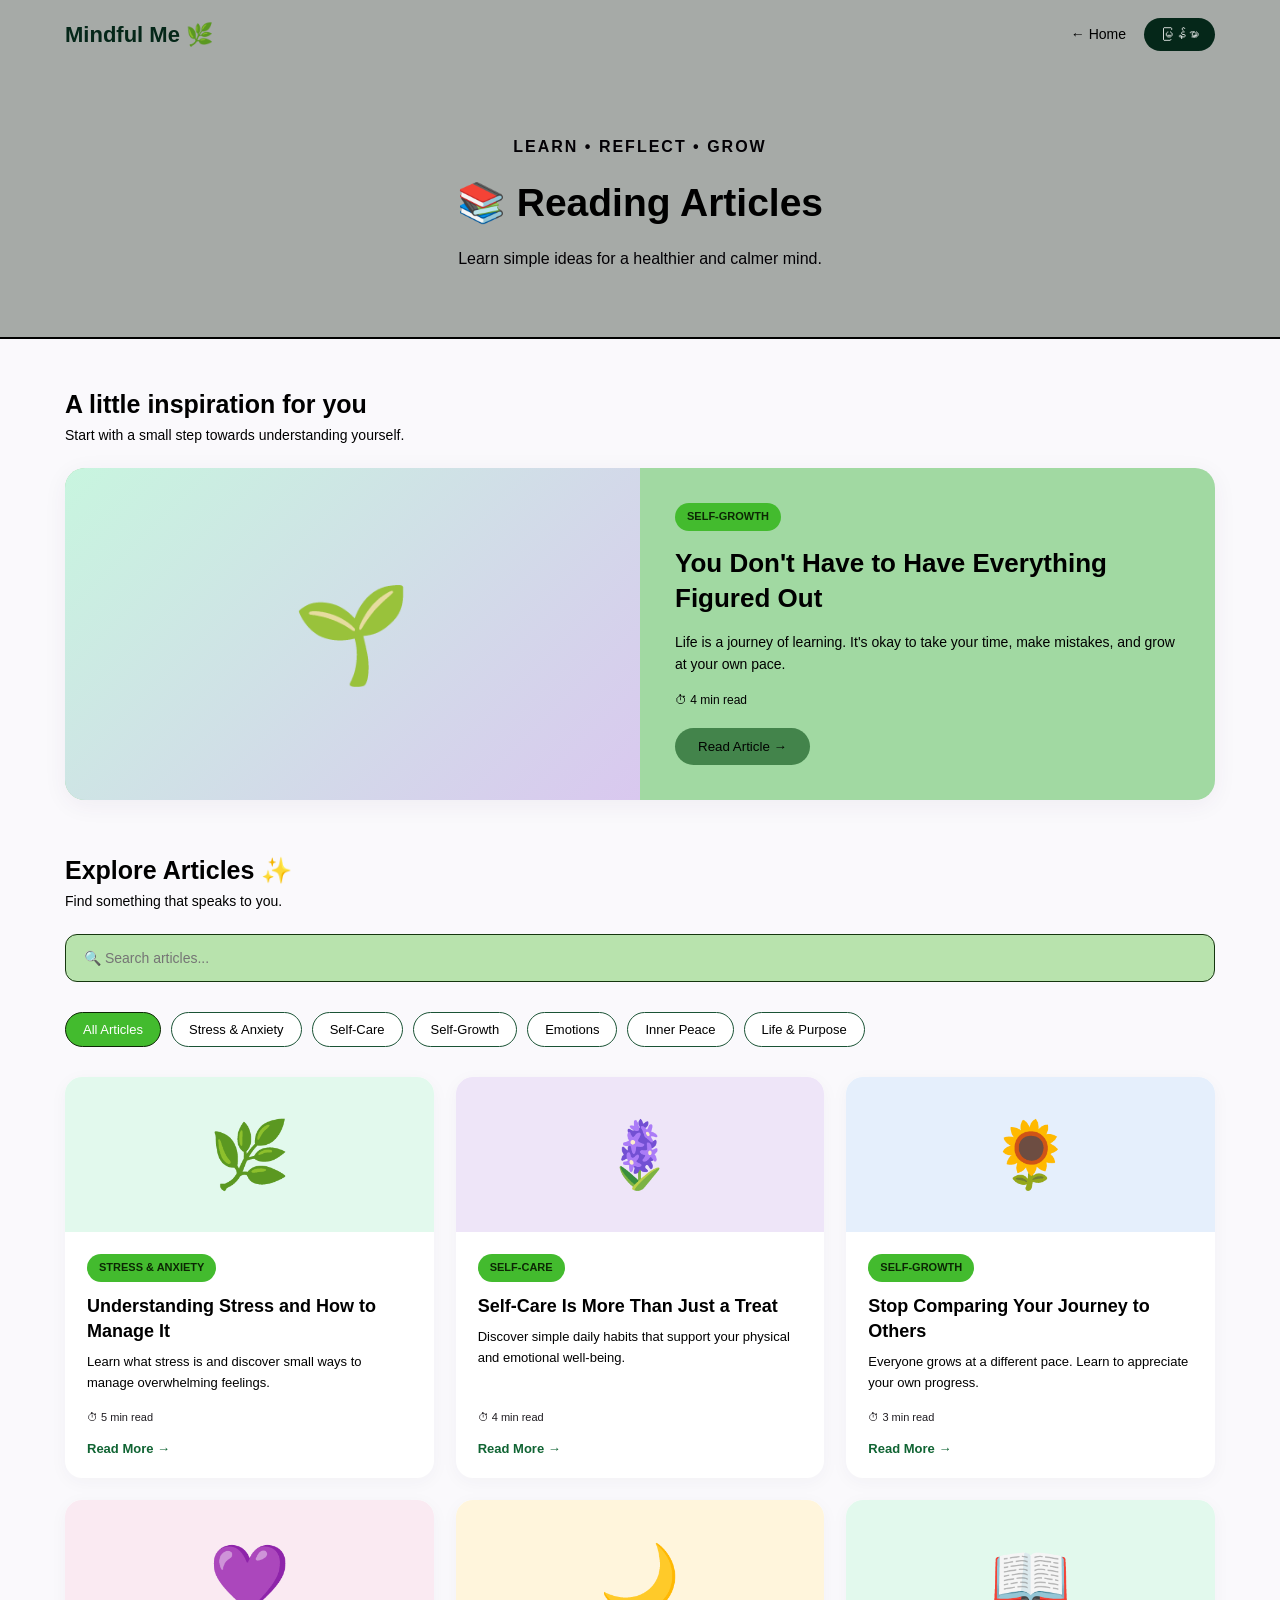
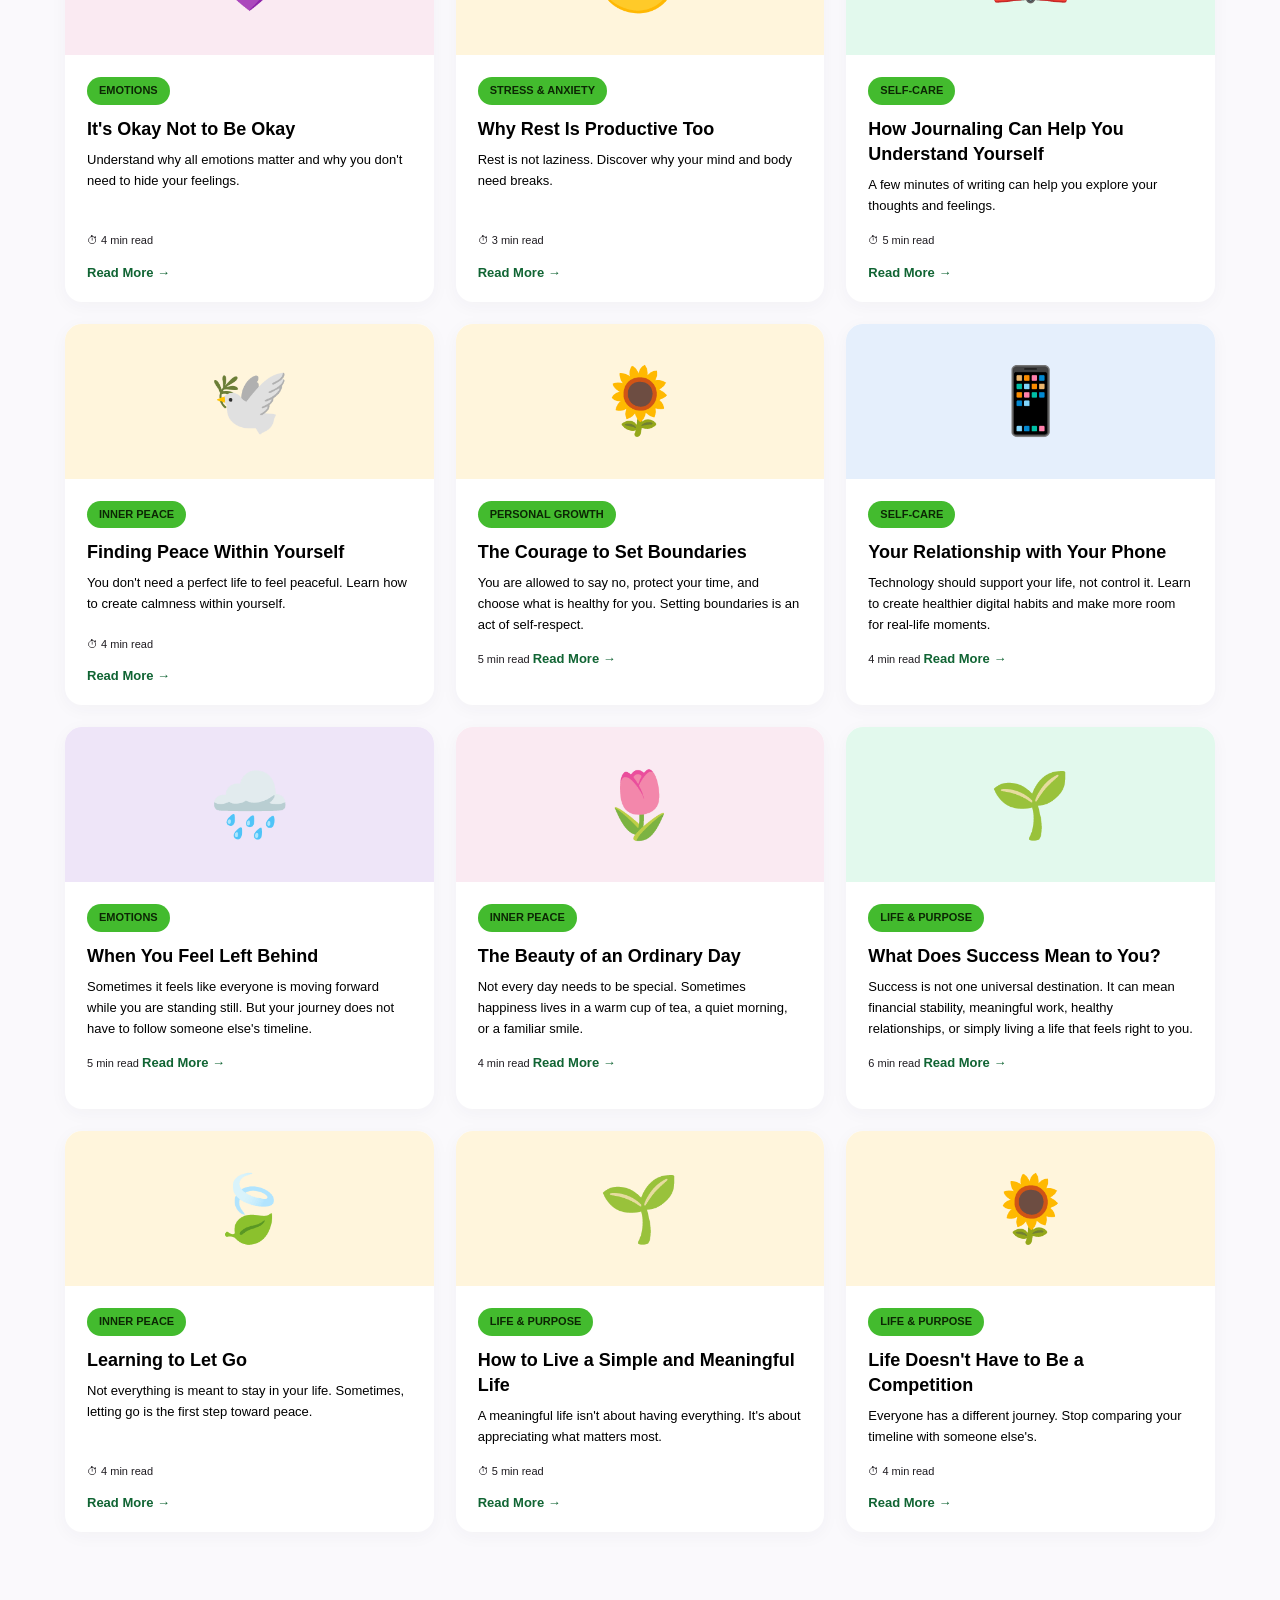
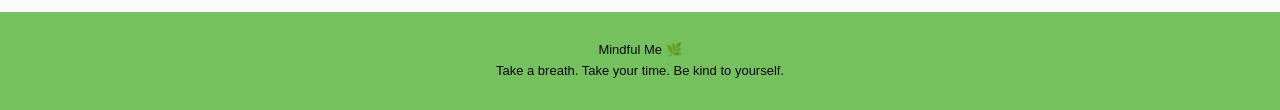
<file: a.html>
<!DOCTYPE html>
<html lang="en">
<head>
<meta charset="UTF-8">
<meta name="viewport" content="width=device-width, initial-scale=1.0">

<title>Reading Articles | Mindful Me</title>

<style>
:root {
    --green: #052719;
    --dark-green: #0c2704;
    --purple: #359823;
    --blueviolet: rgb(16, 100, 51);
    --light-purple: #43844b;
    --light-green: #43bb2e;
    --background: #faf9fc;
    --text: #070013;
    --muted: #000000;
    --white: #ffffff;
}

* {
    margin: 0;
    padding: 0;
    box-sizing: border-box;
}

body {
    font-family: Arial, sans-serif;
    background: var(--background);
    color: var(--text);
    line-height: 1.6;
}

button, input {
    font-family: inherit;
}

.container {
    width: 90%;
    max-width: 1150px;
    margin: auto;
}

/* Navigation */

.navbar {
   background:rgb(166, 170, 167);
    padding: 17px 0;
}

.nav-content {
    display: flex;
    justify-content: space-between;
    align-items: center;
    gap: 15px;
}

.logo {
    color: var(--green);
    font-size: 22px;
    font-weight: bold;
    text-decoration: none;
}

.nav-right {
    display: flex;
    align-items: center;
    gap: 18px;
}

.back-link {
    color: var(--muted);
    text-decoration: none;
    font-size: 14px;
}

.language-btn {
    background: var(--green);
    border: none;
    color: var(--white);
    padding: 9px 16px;
    border-radius: 20px;
    cursor: pointer;
}

/* Hero */

.hero {
  background:rgb(166, 170, 167);
    padding: 65px 20px;
    text-align: center;
    border-bottom: 2px solid black;
}

.hero-label {
    color: var(--muted);
    font-size: 12px;
    font-weight: bold;
    letter-spacing: 2px;
}

.hero h1 {
    color: #000000;
    font-size: 39px;
    margin: 12px 0;
}

.hero p {
    color: #030105;
    font-size: 16px;
    max-width: 580px;
    margin: auto;
}

/* Main content */

main {
    padding: 45px 0;
}

.section-heading {
    margin-bottom: 22px;
}

.section-heading h2 {
    font-size: 25px;
    color: #000000;
}

.section-heading p {
    color: var(--muted);
    font-size: 14px;
}

/* Featured article */

.featured {
    display: grid;
    grid-template-columns: 1fr 1fr;
    background: rgb(161, 217, 162);
    border-radius: 20px;
    overflow: hidden;
    margin-bottom: 50px;
    box-shadow: 0 5px 25px rgba(60, 40, 80, 0.06);
}

.featured-image {
    min-height: 300px;
    background: linear-gradient(135deg, #c8f5df, #d9c8ef);
    display: flex;
    align-items: center;
    justify-content: center;
    font-size: 95px;
}

.featured-content {
    padding: 35px;
    display: flex;
    flex-direction: column;
    justify-content: center;
}

.category-tag {
    display: inline-block;
    width: fit-content;
    background: var(--light-green);
    color: var(--dark-green);
    padding: 5px 12px;
    border-radius: 20px;
    font-size: 11px;
    font-weight: bold;
}

.featured-content h2 {
    color: #000000;
    font-size: 26px;
    line-height: 1.35;
    margin: 15px 0;
}

.featured-content p {
    color: var(--muted);
    font-size: 14px;
    margin-bottom: 15px;
}

.read-time {
    color: #000000;
    font-size: 12px;
    margin-bottom: 18px;
}

.primary-btn {
    width: fit-content;
    background: var(--light-purple);
    color: rgb(1, 4, 0);
    padding: 11px 23px;
    border: none;
    border-radius: 25px;
    cursor: pointer;
    transition: 0.2s;
}

.primary-btn:hover {
    background: #1c681a;
    transform: translateY(-2px);
}

/* Search */

.search-area {
    margin-bottom: 30px;
}

.search-box {
    width: 100%;
    padding: 15px 18px;
    border: 1px solid #15370f;
    border-radius: 12px;
    background: rgb(184, 227, 173);
    outline: none;
    font-size: 14px;
}

.search-box:focus {
    border-color: var(--blueviolet);
}

/* Category filters */

.category-filters {
    display: flex;
    flex-wrap: wrap;
    gap: 10px;
    margin-bottom: 30px;
}

.filter-btn {
    background: white;
    border: 1px solid #1a5335;
    color: #010001;
    padding: 9px 17px;
    border-radius: 25px;
    cursor: pointer;
    font-size: 13px;
}

.filter-btn:hover,
.filter-btn.active {
    background: var(--light-green);
    border-color: var(--dark-green);
    color: white;
}

/* Article grid */

.article-grid {
    display: grid;
    grid-template-columns: repeat(3, 1fr);
    gap: 22px;
}

.article-card {
    background: white;
    border-radius: 17px;
    overflow: hidden;
    box-shadow: 0 4px 18px rgba(60, 40, 80, 0.04);
    transition: 0.25s;
    display: flex;
    flex-direction: column;
}

.article-card:hover {
    transform: translateY(-5px);
    box-shadow: 0 8px 25px rgba(60, 40, 80, 0.09);
}

.article-image {
    height: 155px;
    display: flex;
    justify-content: center;
    align-items: center;
    font-size: 65px;
}

.image-green { background: #e2f9ed; }
.image-purple { background: #eee5f8; }
.image-blue { background: #e5effc; }
.image-pink { background: #faeaf2; }
.image-yellow { background: #fff5dc; }

.article-content {
    padding: 22px;
    display: flex;
    flex-direction: column;
    flex: 1;
}

.article-content h3 {
    color: #000000;
    font-size: 18px;
    margin: 12px 0 8px;
    line-height: 1.4;
}

.article-content p {
    color: var(--muted);
    font-size: 13px;
    margin-bottom: 15px;
    flex: 1;
}

.article-meta {
    color: #1e1b20;
    font-size: 11px;
    margin-bottom: 15px;
}

.read-link {
    background: transparent;
    border: none;
    color: var(--blueviolet);
    font-weight: bold;
    font-size: 13px;
    text-align: left;
    cursor: pointer;
    width: fit-content;
}

.read-link:hover {
    color: var(--dark-green);
}

.no-results {
    display: none;
    text-align: center;
    padding: 40px 15px;
    color: var(--muted);
}

/* Article reader */

.article-reader {
    display: none;
    background: rgb(180, 196, 175);
    padding: 35px;
    border-radius: 18px;
    margin-top: 35px;
    box-shadow: 0 4px 20px rgba(60, 40, 80, 0.06);
}

.article-reader.open {
    display: block;
}

.reader-back {
    background: var(--light-purple);
    color: var(--muted);
    border: none;
    border-radius: 20px;
    padding: 9px 16px;
    cursor: pointer;
    margin-bottom: 25px;
}

.reader-category {
    color: var(--dark-green);
    font-size: 12px;
    font-weight: bold;
}

.article-reader h2 {
    color: #130c1b;
    font-size: 29px;
    margin: 12px 0;
}

.reader-time {
    color: var(--muted);
    font-size: 12px;
    margin-bottom: 25px;
}

.reader-body {
    max-width: 750px;
    color: #000000;
    font-size: 15px;
    line-height: 1.9;
}

.reader-body h3 {
    color: var(--text);
    margin: 25px 0 8px;
}

.reader-body p {
    margin-bottom: 15px;
}

.reader-body ul {
    padding-left: 22px;
    margin-bottom: 18px;
}

.reader-body li {
    margin-bottom: 8px;
}

/* Footer */

footer {
    background: #75c15e;
    text-align: center;
    padding: 28px 15px;
    color: #0b0511;
    font-size: 13px;
    margin-top: 35px;
}

/* Responsive */

@media (max-width: 850px) {
    .article-grid {
        grid-template-columns: repeat(2, 1fr);
    }
}

@media (max-width: 600px) {
    .hero {
        padding: 45px 15px;
    }

    .hero h1 {
        font-size: 28px;
    }

    .featured {
        grid-template-columns: 1fr;
    }

    .featured-image {
        min-height: 180px;
    }

    .featured-content {
        padding: 25px;
    }

    .article-grid {
        grid-template-columns: 1fr;
    }

    .nav-content {
        flex-wrap: wrap;
    }

    .article-reader {
        padding: 22px;
    }

    .article-reader h2 {
        font-size: 23px;
    }
}
</style>
</head>

<body>

<!-- Navigation -->
<nav class="navbar">
    <div class="container nav-content">

        <a href="index.html" class="logo">Mindful Me 🌿</a>

        <div class="nav-right">
            <a href="index.html" class="back-link"
               data-en="← Home" data-my="← ပင်မစာမျက်နှာ">
                ← Home
            </a>

            <button class="language-btn" id="languageToggle">
                မြန်မာ
            </button>
        </div>

    </div>
</nav>

<!-- Hero -->
<header class="hero">
    <div class="container">

        <p class="hero-label"
           data-en="LEARN • REFLECT • GROW"
           data-my="လေ့လာပါ • ဆင်ခြင်ပါ • တိုးတက်ပါ">
            LEARN • REFLECT • GROW
        </p>

        <h1 data-en="📚 Reading Articles"
            data-my="📚 ဖတ်ရှုလေ့လာရန် ဆောင်းပါးများ">
            📚 Reading Articles
        </h1>

        <p data-en="Learn simple ideas for a healthier and calmer mind."
           data-my="ပိုမိုကျန်းမာပြီး စိတ်အေးချမ်းစေဖို့ ရိုးရှင်းတဲ့ အကြောင်းအရာလေးတွေကို လေ့လာလိုက်ပါ။">
            Learn simple ideas for a healthier and calmer mind.
        </p>

    </div>
</header>

<main class="container">

    <!-- Featured Article -->
    <div class="section-heading">
        <h2 data-en="A little inspiration for you"
            data-my="သင့်အတွက် အတွေးအမြင်လေးတစ်ခု">
            A little inspiration for you
        </h2>

        <p data-en="Start with a small step towards understanding yourself."
           data-my="ကိုယ့်ကိုယ်ကို နားလည်ဖို့ ခြေလှမ်းသေးသေးလေးကနေ စတင်လိုက်ပါ။">
            Start with a small step towards understanding yourself.
        </p>
    </div>

    <section class="featured">

        <div class="featured-image">🌱</div>

        <div class="featured-content">

            <span class="category-tag"
                  data-en="SELF-GROWTH"
                  data-my="ကိုယ်တိုင်တိုးတက်မှု">
                SELF-GROWTH
            </span>

            <h2 data-en="You Don't Have to Have Everything Figured Out"
                data-my="အရာအားလုံးကို အခုချက်ချင်း နားလည်ထားဖို့ မလိုပါဘူး။">
                You Don't Have to Have Everything Figured Out
            </h2>

            <p data-en="Life is a journey of learning. It's okay to take your time, make mistakes, and grow at your own pace."
               data-my="ဘဝဆိုတာ သင်ယူမှုခရီးတစ်ခုပါ။ အချိန်ယူတာ၊ အမှားလုပ်မိတာနဲ့ ကိုယ့်အရှိန်အဟုန်အတိုင်း တိုးတက်တာတွေဟာလည်း အဆင်ပြေပါတယ်။">
                Life is a journey of learning. It's okay to take your time, make mistakes, and grow at your own pace.
            </p>

            <span class="read-time"
                  data-en="⏱ 4 min read"
                  data-my="⏱ ၄ မိနစ်ခန့် ဖတ်ရန်">
                ⏱ 4 min read
            </span>

            <button class="primary-btn" data-article="growth"
                    data-en="Read Article →" 
                    data-my="ဆောင်းပါးဖတ်ရန် →">
                Read Article →
            </button>

        </div>

    </section>

    <!-- Articles -->
    <section>

        <div class="section-heading">
            <h2 data-en="Explore Articles ✨"
                data-my="ဆောင်းပါးများ လေ့လာရန် ✨">
                Explore Articles ✨
            </h2>

            <p data-en="Find something that speaks to you."
               data-my="သင့်စိတ်နဲ့ ကိုက်ညီတဲ့ အကြောင်းအရာလေးတွေကို ရှာဖွေလိုက်ပါ။">
                Find something that speaks to you.
            </p>
        </div>

        <!-- Search -->
        <div class="search-area">
            <input
                type="search"
                id="articleSearch"
                class="search-box"
                placeholder="🔍 Search articles..."
                data-placeholder-en="🔍 Search articles..."
                data-placeholder-my="🔍 ဆောင်းပါးများ ရှာဖွေရန်..."
            >
        </div>

        <!-- Filters -->
        <div class="category-filters">

            <button class="filter-btn active" data-category="all"
                    data-en="All Articles" data-my="အားလုံး">
                All Articles
            </button>

            <button class="filter-btn" data-category="stress"
                    data-en="Stress & Anxiety" data-my="စိတ်ဖိစီးမှု">
                Stress & Anxiety
            </button>

            <button class="filter-btn" data-category="selfcare"
                    data-en="Self-Care" data-my="ကိုယ့်ကိုယ်ကို ဂရုစိုက်မှု">
                Self-Care
            </button>

            <button class="filter-btn" data-category="growth"
                    data-en="Self-Growth" data-my="ကိုယ်တိုင်တိုးတက်မှု">
                Self-Growth
            </button>

            <button class="filter-btn" data-category="emotions"
                    data-en="Emotions" data-my="ခံစားချက်များ">
                Emotions
            </button>
            <button class="filter-btn" data-category="inner-peace"
        data-en="Inner Peace" data-my="စိတ်အေးချမ်းမှု">
    Inner Peace
</button>

<button class="filter-btn" data-category="life-purpose"
        data-en="Life & Purpose" data-my="ဘဝနှင့် ရည်ရွယ်ချက်">
    Life & Purpose
</button>

        </div>

        <!-- Article cards -->
        <div class="article-grid" id="articleGrid">

            <article class="article-card" data-category="stress"
                     data-search="stress anxiety overwhelmed calm breathing">
                <div class="article-image image-green">🌿</div>

                <div class="article-content">

                    <span class="category-tag"
                          data-en="STRESS & ANXIETY"
                          data-my="စိတ်ဖိစီးမှု">
                        STRESS & ANXIETY
                    </span>

                    <h3 data-en="Understanding Stress and How to Manage It"
                        data-my="စိတ်ဖိစီးမှုကို နားလည်ပြီး ဘယ်လိုဖြေရှင်းမလဲ။">
                        Understanding Stress and How to Manage It
                    </h3>

                    <p data-en="Learn what stress is and discover small ways to manage overwhelming feelings."
                       data-my="စိတ်ဖိစီးမှုဆိုတာ ဘာလဲ၊ စိတ်ပင်ပန်းမှုတွေကို ဘယ်လိုလျှော့ချနိုင်မလဲဆိုတာ လေ့လာပါ။">
                        Learn what stress is and discover small ways to manage overwhelming feelings.
                    </p>

                    <span class="article-meta"
                          data-en="⏱ 5 min read"
                          data-my="⏱ ၅ မိနစ်ခန့်">
                        ⏱ 5 min read
                    </span>

                    <button class="read-link" data-article="stress"
                            data-en="Read More →" data-my="ဆက်လက်ဖတ်ရှုရန် →">
                        Read More →
                    </button>

                </div>
            </article>

            <article class="article-card" data-category="selfcare"
                     data-search="self care healthy habits daily routine">
                <div class="article-image image-purple">🪻</div>

                <div class="article-content">

                    <span class="category-tag"
                          data-en="SELF-CARE" data-my="ကိုယ့်ကိုယ်ကို ဂရုစိုက်မှု">
                        SELF-CARE
                    </span>

                    <h3 data-en="Self-Care Is More Than Just a Treat"
                        data-my="ကိုယ့်ကိုယ်ကို ဂရုစိုက်ခြင်းဆိုတာ">
                        Self-Care Is More Than Just a Treat
                    </h3>

                    <p data-en="Discover simple daily habits that support your physical and emotional well-being."
                       data-my="ကိုယ်ခန္ဓာနဲ့ စိတ်ပိုင်းဆိုင်ရာ ကျန်းမာရေးကို အထောက်အကူပြုတဲ့ နေ့စဉ်အလေ့အကျင့်လေးတွေကို လေ့လာပါ။">
                        Discover simple daily habits that support your physical and emotional well-being.
                    </p>

                    <span class="article-meta"
                          data-en="⏱ 4 min read" data-my="⏱ ၄ မိနစ်ခန့်">
                        ⏱ 4 min read
                    </span>

                    <button class="read-link" data-article="selfcare"
                            data-en="Read More →" data-my="ဆက်လက်ဖတ်ရှုရန် →">
                        Read More →
                    </button>

                </div>
            </article>

            <article class="article-card" data-category="growth"
                     data-search="self growth confidence comparison personal development">
                <div class="article-image image-blue">🌻</div>

                <div class="article-content">

                    <span class="category-tag"
                          data-en="SELF-GROWTH" data-my="ကိုယ်တိုင်တိုးတက်မှု">
                        SELF-GROWTH
                    </span>

                    <h3 data-en="Stop Comparing Your Journey to Others"
                        data-my="ကိုယ့်ခရီးလမ်းကို သူများနဲ့ မနှိုင်းယှဉ်ပါနဲ့။">
                        Stop Comparing Your Journey to Others
                    </h3>

                    <p data-en="Everyone grows at a different pace. Learn to appreciate your own progress."
                       data-my="လူတိုင်းဟာ ကိုယ့်အရှိန်အဟုန်နဲ့ ကိုယ်တိုးတက်ကြပါတယ်။ ကိုယ့်တိုးတက်မှုကို တန်ဖိုးထားတတ်ဖို့ လေ့လာပါ။">
                        Everyone grows at a different pace. Learn to appreciate your own progress.
                    </p>

                    <span class="article-meta"
                          data-en="⏱ 3 min read" data-my="⏱ ၃ မိနစ်ခန့်">
                        ⏱ 3 min read
                    </span>

                    <button class="read-link" data-article="comparison"
                            data-en="Read More →" data-my="ဆက်လက်ဖတ်ရှုရန် →">
                        Read More →
                    </button>

                </div>
            </article>

            <article class="article-card" data-category="emotions"
                     data-search="emotions feelings sadness loneliness emotional awareness">
                <div class="article-image image-pink">💜</div>

                <div class="article-content">

                    <span class="category-tag"
                          data-en="EMOTIONS" data-my="ခံစားချက်များ">
                        EMOTIONS
                    </span>

                    <h3 data-en="It's Okay Not to Be Okay"
                        data-my="အဆင်မပြေတဲ့နေ့တွေ ရှိတာလည်း ပုံမှန်ပါပဲ။">
                        It's Okay Not to Be Okay
                    </h3>

                    <p data-en="Understand why all emotions matter and why you don't need to hide your feelings."
                       data-my="ခံစားချက်တိုင်းဟာ အရေးကြီးကြောင်းနဲ့ ကိုယ့်ခံစားချက်တွေကို ဖုံးကွယ်ထားဖို့ မလိုကြောင်း နားလည်ပါ။">
                        Understand why all emotions matter and why you don't need to hide your feelings.
                    </p>

                    <span class="article-meta"
                          data-en="⏱ 4 min read" data-my="⏱ ၄ မိနစ်ခန့်">
                        ⏱ 4 min read
                    </span>

                    <button class="read-link" data-article="emotions"
                            data-en="Read More →" data-my="ဆက်လက်ဖတ်ရှုရန် →">
                        Read More →
                    </button>

                </div>
            </article>

            <article class="article-card" data-category="stress"
                     data-search="sleep rest tired burnout relaxation">
                <div class="article-image image-yellow">🌙</div>

                <div class="article-content">

                    <span class="category-tag"
                          data-en="STRESS & ANXIETY" data-my="စိတ်ဖိစီးမှု">
                        STRESS & ANXIETY
                    </span>

                    <h3 data-en="Why Rest Is Productive Too"
                        data-my="အနားယူခြင်းဟာလည်း အကျိုးရှိပါတယ်။">
                        Why Rest Is Productive Too
                    </h3>

                    <p data-en="Rest is not laziness. Discover why your mind and body need breaks."
                       data-my="အနားယူခြင်းဟာ ပျင်းရိခြင်း မဟုတ်ပါဘူး။ စိတ်နဲ့ ကိုယ်ခန္ဓာအတွက် ဘာကြောင့် အနားယူဖို့ လိုအပ်သလဲဆိုတာ လေ့လာပါ။">
                        Rest is not laziness. Discover why your mind and body need breaks.
                    </p>

                    <span class="article-meta"
                          data-en="⏱ 3 min read" data-my="⏱ ၃ မိနစ်ခန့်">
                        ⏱ 3 min read
                    </span>

                    <button class="read-link" data-article="rest"
                            data-en="Read More →" data-my="ဆက်လက်ဖတ်ရှုရန် →">
                        Read More →
                    </button>

                </div>
            </article>

            <article class="article-card" data-category="selfcare"
                     data-search="journaling writing thoughts feelings mental clarity">
                <div class="article-image image-green">📖</div>

                <div class="article-content">

                    <span class="category-tag"
                          data-en="SELF-CARE" data-my="ကိုယ့်ကိုယ်ကို ဂရုစိုက်မှု">
                        SELF-CARE
                    </span>

                    <h3 data-en="How Journaling Can Help You Understand Yourself"
                        data-my="စာရေးမှတ်တမ်းတင်ခြင်းက ကိုယ့်ကိုယ်ကို နားလည်စေပါတယ်။">
                        How Journaling Can Help You Understand Yourself
                    </h3>

                    <p data-en="A few minutes of writing can help you explore your thoughts and feelings."
                       data-my="မိနစ်အနည်းငယ် စာရေးခြင်းက သင့်အတွေးတွေနဲ့ ခံစားချက်တွေကို နားလည်စေဖို့ ကူညီနိုင်ပါတယ်။">
                        A few minutes of writing can help you explore your thoughts and feelings.
                    </p>

                    <span class="article-meta"
                          data-en="⏱ 5 min read" data-my="⏱ ၅ မိနစ်ခန့်">
                        ⏱ 5 min read
                    </span>

                    <button class="read-link" data-article="journaling"
                            data-en="Read More →" data-my="ဆက်လက်ဖတ်ရှုရန် →">
                        Read More →
                    </button>

                </div>
            </article>
            <!-- Finding Peace Within Yourself -->
<article class="article-card" data-category="inner-peace"
         data-search="inner peace calm mind happiness self acceptance">
    <div class="article-image image-yellow">🕊️</div>

    <div class="article-content">

        <span class="category-tag"
              data-en="INNER PEACE" data-my="စိတ်အေးချမ်းမှု">
            INNER PEACE
        </span>

        <h3 data-en="Finding Peace Within Yourself"
            data-my="ကိုယ့်အတွင်းစိတ်မှာ အေးချမ်းမှုကို ရှာဖွေခြင်း">
            Finding Peace Within Yourself
        </h3>

        <p data-en="You don't need a perfect life to feel peaceful. Learn how to create calmness within yourself."
           data-my="စိတ်အေးချမ်းဖို့ ပြီးပြည့်စုံတဲ့ဘဝတစ်ခုကို ပိုင်ဆိုင်ထားဖို့ မလိုပါဘူး။ ကိုယ့်အတွင်းစိတ်မှာ အေးချမ်းမှုကို ဘယ်လိုဖန်တီးနိုင်မလဲဆိုတာ လေ့လာကြည့်ပါ။">
            You don't need a perfect life to feel peaceful. Learn how to create calmness within yourself.
        </p>

        <span class="article-meta"
              data-en="⏱ 4 min read" data-my="⏱ ၄ မိနစ်ခန့်">
            ⏱ 4 min read
        </span>

        <button class="read-link" data-article="mindpeace"
                data-en="Read More →" data-my="ဆက်လက်ဖတ်ရှုရန် →">
            Read More →
        </button>

    </div>
</article>
<article class="article-card"
         data-category="growth"
         data-search="boundaries saying no self respect personal space relationships confidence">

    <div class="article-image image-yellow">🌻</div>

    <div class="article-content">

        <span class="category-tag"
              data-en="PERSONAL GROWTH"
              data-my="ကိုယ်ပိုင်တိုးတက်မှု">
            PERSONAL GROWTH
        </span>

        <h3 data-en="The Courage to Set Boundaries"
            data-my="ကိုယ့်အတွက် စည်းမျဉ်းသတ်မှတ်ရဲတဲ့ သတ္တိ">
            The Courage to Set Boundaries
        </h3>

        <p data-en="You are allowed to say no, protect your time, and choose what is healthy for you. Setting boundaries is an act of self-respect."
           data-my="မလုပ်ချင်တဲ့အရာကို ငြင်းပိုင်ခွင့်ရှိတယ်။ ကိုယ့်အချိန်ကို ကာကွယ်ပိုင်ခွင့်ရှိတယ်။ ကိုယ့်အတွက် သင့်တော်တဲ့အရာကို ရွေးချယ်ပိုင်ခွင့်ရှိတယ်။ စည်းမျဉ်းသတ်မှတ်ခြင်းဟာ ကိုယ့်ကိုယ်ကို လေးစားခြင်းတစ်မျိုးပါ။">
            You are allowed to say no, protect your time, and choose what is healthy for you.
        </p>

        <div class="article-meta">
            <span data-en="5 min read" data-my="၅ မိနစ်ဖတ်ရန်">
                5 min read
            </span>

            <button class="read-link"
                    data-article="boundaries"
                    data-en="Read More →"
                    data-my="ဆက်ဖတ်ရန် →">
                Read More →
            </button>
        </div>

    </div>
</article><article class="article-card"
         data-category="selfcare"
         data-search="phone digital wellbeing social media screen time technology digital habits">

    <div class="article-image image-blue">📱</div>

    <div class="article-content">

        <span class="category-tag"
              data-en="SELF-CARE"
              data-my="ကိုယ့်ကိုယ်ကို ဂရုစိုက်ခြင်း">
            SELF-CARE
        </span>

        <h3 data-en="Your Relationship with Your Phone"
            data-my="သင့်ဖုန်းနဲ့ သင့်ရဲ့ဆက်ဆံရေး">
            Your Relationship with Your Phone
        </h3>

        <p data-en="Technology should support your life, not control it. Learn to create healthier digital habits and make more room for real-life moments."
           data-my="နည်းပညာဟာ သင့်ဘဝကို အထောက်အကူပြုဖို့ ဖြစ်သင့်ပြီး သင့်ကို ထိန်းချုပ်နေဖို့ မဟုတ်ပါဘူး။ ပိုမိုကျန်းမာတဲ့ ဒစ်ဂျစ်တယ်အလေ့အကျင့်တွေ တည်ဆောက်ပြီး လက်တွေ့ဘဝထဲက အချိန်လေးတွေကို ပိုမိုခံစားကြည့်ပါ။">
            Technology should support your life, not control it.
        </p>

        <div class="article-meta">
            <span data-en="4 min read" data-my="၄ မိနစ်ဖတ်ရန်">
                4 min read
            </span>

            <button class="read-link"
                    data-article="digital-wellbeing"
                    data-en="Read More →"
                    data-my="ဆက်ဖတ်ရန် →">
                Read More →
            </button>
        </div>

    </div>
</article><article class="article-card"
         data-category="emotions"
         data-search="left behind loneliness life journey emotions success timing patience feelings">

    <div class="article-image image-purple">🌧️</div>

    <div class="article-content">

        <span class="category-tag"
              data-en="EMOTIONS"
              data-my="စိတ်ခံစားမှုများ">
            EMOTIONS
        </span>

        <h3 data-en="When You Feel Left Behind"
            data-my="ကိုယ်တစ်ယောက်တည်း နောက်ကျကျန်နေသလို ခံစားရတဲ့အခါ">
            When You Feel Left Behind
        </h3>

        <p data-en="Sometimes it feels like everyone is moving forward while you are standing still. But your journey does not have to follow someone else's timeline."
           data-my="တစ်ခါတလေ လူတိုင်းက ရှေ့ဆက်နေကြပြီး ကိုယ်တစ်ယောက်တည်း နေရာမှာပဲ ရပ်နေသလို ခံစားရတတ်ပါတယ်။ ဒါပေမဲ့ သင့်ဘဝခရီးလမ်းဟာ တခြားသူတွေရဲ့ အချိန်ဇယားအတိုင်း လိုက်လျှောက်ဖို့ မလိုအပ်ပါဘူး။">
            Sometimes it feels like everyone is moving forward while you are standing still.
        </p>

        <div class="article-meta">
            <span data-en="5 min read" data-my="၅ မိနစ်ဖတ်ရန်">
                5 min read
            </span>

            <button class="read-link"
                    data-article="feeling-left-behind"
                    data-en="Read More →"
                    data-my="ဆက်ဖတ်ရန် →">
                Read More →
            </button>
        </div>

    </div>
</article><article class="article-card"
         data-category="inner-peace"
         data-search="ordinary day small joys gratitude happiness present moment everyday life">

    <div class="article-image image-pink">🌷</div>

    <div class="article-content">

        <span class="category-tag"
              data-en="INNER PEACE"
              data-my="စိတ်အေးချမ်းမှု">
            INNER PEACE
        </span>

        <h3 data-en="The Beauty of an Ordinary Day"
            data-my="သာမန်နေ့ရက်လေးတွေရဲ့ အလှတရား">
            The Beauty of an Ordinary Day
        </h3>

        <p data-en="Not every day needs to be special. Sometimes happiness lives in a warm cup of tea, a quiet morning, or a familiar smile."
           data-my="နေ့တိုင်းဟာ ထူးခြားနေဖို့ မလိုပါဘူး။ တစ်ခါတလေ ပျော်ရွှင်မှုဆိုတာ လက်ဖက်ရည်ပူပူတစ်ခွက်၊ တိတ်ဆိတ်တဲ့ မနက်ခင်းလေးတစ်ခု ဒါမှမဟုတ် ရင်းနှီးနေတဲ့ အပြုံးလေးတစ်ခုထဲမှာ ရှိနေတတ်ပါတယ်။">
            Not every day needs to be special. Sometimes happiness lives in ordinary moments.
        </p>

        <div class="article-meta">
            <span data-en="4 min read" data-my="၄ မိနစ်ဖတ်ရန်">
                4 min read
            </span>

            <button class="read-link"
                    data-article="ordinary-day"
                    data-en="Read More →"
                    data-my="ဆက်ဖတ်ရန် →">
                Read More →
            </button>
        </div>

    </div>
</article><article class="article-card"
         data-category="life-purpose"
         data-search="success personal definition goals meaningful life achievements career happiness purpose">

    <div class="article-image image-green">🌱</div>

    <div class="article-content">

        <span class="category-tag"
              data-en="LIFE & PURPOSE"
              data-my="ဘဝနှင့် ရည်ရွယ်ချက်">
            LIFE & PURPOSE
        </span>

        <h3 data-en="What Does Success Mean to You?"
            data-my="သင့်အတွက် အောင်မြင်မှုဆိုတာ ဘာလဲ။">
            What Does Success Mean to You?
        </h3>

        <p data-en="Success is not one universal destination. It can mean financial stability, meaningful work, healthy relationships, or simply living a life that feels right to you."
           data-my="အောင်မြင်မှုဆိုတာ လူတိုင်းအတွက် တူညီတဲ့ ပန်းတိုင်တစ်ခု မဟုတ်ပါဘူး။ ငွေကြေးတည်ငြိမ်မှု၊ အဓိပ္ပာယ်ရှိတဲ့ အလုပ်၊ ကျန်းမာတဲ့ ဆက်ဆံရေး ဒါမှမဟုတ် ကိုယ့်အတွက် မှန်ကန်တယ်လို့ ခံစားရတဲ့ ဘဝတစ်ခုကို ပိုင်ဆိုင်ခြင်းလည်း ဖြစ်နိုင်ပါတယ်။">
            Success is not one universal destination. It can mean different things to different people.
        </p>

        <div class="article-meta">
            <span data-en="6 min read" data-my="၆ မိနစ်ဖတ်ရန်">
                6 min read
            </span>

            <button class="read-link"
                    data-article="meaning-of-success"
                    data-en="Read More →"
                    data-my="ဆက်ဖတ်ရန် →">
                Read More →
            </button>
        </div>

    </div>
</article>


<!-- Learning to Let Go -->
<article class="article-card" data-category="inner-peace"
         data-search="letting go past mistakes worry acceptance healing">
    <div class="article-image image-yellow">🍃</div>

    <div class="article-content">

        <span class="category-tag"
              data-en="INNER PEACE" data-my="စိတ်အေးချမ်းမှု">
            INNER PEACE
        </span>

        <h3 data-en="Learning to Let Go"
            data-my="လက်လွှတ်တတ်ဖို့ သင်ယူခြင်း">
            Learning to Let Go
        </h3>

        <p data-en="Not everything is meant to stay in your life. Sometimes, letting go is the first step toward peace."
           data-my="အရာအားလုံးဟာ ကိုယ့်ဘဝထဲမှာ အမြဲရှိနေဖို့ မဟုတ်ပါဘူး။ တစ်ခါတလေ လက်လွှတ်တတ်ခြင်းက စိတ်အေးချမ်းမှုဆီသို့ ပထမဆုံးခြေလှမ်း ဖြစ်ပါတယ်။">
            Not everything is meant to stay in your life. Sometimes, letting go is the first step toward peace.
        </p>

        <span class="article-meta"
              data-en="⏱ 4 min read" data-my="⏱ ၄ မိနစ်ခန့်">
            ⏱ 4 min read
        </span>

        <button class="read-link" data-article="lettinggo"
                data-en="Read More →" data-my="ဆက်လက်ဖတ်ရှုရန် →">
            Read More →
        </button>

    </div>
</article>
<!-- A Simple and Meaningful Life -->
<article class="article-card" data-category="life-purpose"
         data-search="simple meaningful life purpose priorities gratitude">
    <div class="article-image image-yellow">🌱</div>

    <div class="article-content">

        <span class="category-tag"
              data-en="LIFE & PURPOSE" data-my="ဘဝနှင့် ရည်ရွယ်ချက်">
            LIFE & PURPOSE
        </span>

        <h3 data-en="How to Live a Simple and Meaningful Life"
            data-my="ရိုးရှင်းပြီး အဓိပ္ပာယ်ရှိတဲ့ ဘဝတစ်ခုကို ဘယ်လိုနေထိုင်မလဲ">
            How to Live a Simple and Meaningful Life
        </h3>

        <p data-en="A meaningful life isn't about having everything. It's about appreciating what matters most."
           data-my="အဓိပ္ပာယ်ရှိတဲ့ဘဝဆိုတာ အရာအားလုံးကို ပိုင်ဆိုင်ထားခြင်း မဟုတ်ပါဘူး။ ကိုယ့်အတွက် အရေးကြီးဆုံးအရာတွေကို တန်ဖိုးထားတတ်ခြင်းပါ။">
            A meaningful life isn't about having everything. It's about appreciating what matters most.
        </p>

        <span class="article-meta"
              data-en="⏱ 5 min read" data-my="⏱ ၅ မိနစ်ခန့်">
            ⏱ 5 min read
        </span>

        <button class="read-link" data-article="simplelife"
                data-en="Read More →" data-my="ဆက်လက်ဖတ်ရှုရန် →">
            Read More →
        </button>

    </div>
</article>


<!-- Life Is Not a Competition -->
<article class="article-card" data-category="life-purpose"
         data-search="life comparison competition own journey timeline success">
    <div class="article-image image-yellow">🌻</div>

    <div class="article-content">

        <span class="category-tag"
              data-en="LIFE & PURPOSE" data-my="ဘဝနှင့် ရည်ရွယ်ချက်">
            LIFE & PURPOSE
        </span>

        <h3 data-en="Life Doesn't Have to Be a Competition"
            data-my="ဘဝဆိုတာ ပြိုင်ပွဲတစ်ခု ဖြစ်နေစရာမလိုပါဘူး">
            Life Doesn't Have to Be a Competition
        </h3>

        <p data-en="Everyone has a different journey. Stop comparing your timeline with someone else's."
           data-my="လူတိုင်းမှာ ကိုယ်ပိုင်ဘဝခရီးလမ်း ရှိကြပါတယ်။ ကိုယ့်ရဲ့အချိန်ဇယားကို တခြားသူတွေနဲ့ နှိုင်းယှဉ်နေခြင်းကို ရပ်လိုက်ပါ။">
            Everyone has a different journey. Stop comparing your timeline with someone else's.
        </p>

        <span class="article-meta"
              data-en="⏱ 4 min read" data-my="⏱ ၄ မိနစ်ခန့်">
            ⏱ 4 min read
        </span>

        <button class="read-link" data-article="lifecompetition"
                data-en="Read More →" data-my="ဆက်လက်ဖတ်ရှုရန် →">
            Read More →
        </button>

    </div>
</article>

        </div>

        <p class="no-results" id="noResults"
           data-en="No articles found. Try another keyword or category."
           data-my="ဆောင်းပါးမတွေ့ပါ။ အခြားစကားလုံး သို့မဟုတ် အမျိုးအစားကို ရွေးကြည့်ပါ။">
            No articles found. Try another keyword or category.
        </p>

    </section>

    <!-- Article Reader -->
    <section class="article-reader" id="articleReader">

        <button class="reader-back" id="closeArticle"
                data-en="← Back to Articles" data-my="← ဆောင်းပါးများသို့ ပြန်သွားရန်">
            ← Back to Articles
        </button>

        <p class="reader-category" id="readerCategory"></p>

        <h2 id="readerTitle"></h2>

        <p class="reader-time" id="readerTime"></p>

        <div class="reader-body" id="readerBody"></div>

    </section>

</main>

<footer>
    <p>Mindful Me 🌿</p>
    <p data-en="Take a breath. Take your time. Be kind to yourself."
       data-my="အသက်ရှူပါ။ အချိန်ယူပါ။ ကိုယ့်ကိုယ်ကို ကြင်နာပါ။">
        Take a breath. Take your time. Be kind to yourself.
    </p>
</footer>

<script>

// ===================================
// ARTICLE CONTENT
// ===================================

const articles = {

    growth: {
        category: {
            en: "SELF-GROWTH",
            my: "ကိုယ်တိုင်တိုးတက်မှု"
        },
        time: {
            en: "4 min read",
            my: "၄ မိနစ်ခန့်"
        },
        title: {
            en: "You Don't Have to Have Everything Figured Out",
            my: "အရာအားလုံးကို အခုချက်ချင်း နားလည်ထားဖို့ မလိုပါဘူး။"
        },
        body: {
            en: `
                <p>Sometimes we feel pressured to have a perfect plan for our lives. We may wonder whether we are doing enough, choosing the right path, or moving quickly enough.</p>

                <p>But life is not a race. You are allowed to learn as you go, change your mind, and discover new things about yourself.</p>

                <h3>🌱 Give yourself permission to grow</h3>

                <p>You do not need to know every answer today. Small experiences can teach you valuable lessons over time.</p>

                <h3>✨ Focus on one small step</h3>

                <ul>
                    <li>Choose one realistic goal for today.</li>
                    <li>Celebrate small improvements.</li>
                    <li>Allow yourself to make mistakes.</li>
                    <li>Take breaks when you need them.</li>
                </ul>

                <p>Your journey does not need to look like anyone else's. Give yourself time and patience.</p>

                <h3>💚 Remember</h3>
                <p>You are allowed to be a work in progress.</p>
            `,
            my: `
                <p>တစ်ခါတလေမှာ ဘဝအတွက် ပြီးပြည့်စုံတဲ့ အစီအစဉ်တစ်ခု ရှိထားရမယ်လို့ ကိုယ့်ကိုယ်ကို ဖိအားပေးမိတတ်ပါတယ်။ ကိုယ်လုပ်နေတာ လုံလောက်ရဲ့လား၊ လမ်းကြောင်းမှန်ကို ရွေးထားရဲ့လား၊ တိုးတက်မှုနှေးနေသလားဆိုပြီး တွေးမိတတ်ပါတယ်။</p>

                <p>ဒါပေမဲ့ ဘဝဆိုတာ ပြိုင်ပွဲတစ်ခု မဟုတ်ပါဘူး။ လမ်းလျှောက်ရင်း သင်ယူခွင့်၊ စိတ်ကူးပြောင်းလဲခွင့်နဲ့ ကိုယ့်အကြောင်း အသစ်တွေ ရှာဖွေခွင့် ရှိပါတယ်။</p>

                <h3>🌱 ကိုယ့်ကိုယ်ကို တိုးတက်ခွင့်ပေးပါ</h3>

                <p>ဒီနေ့မှာ အဖြေအားလုံး သိထားဖို့ မလိုပါဘူး။ အတွေ့အကြုံသေးသေးလေးတွေကလည်း အချိန်ကြာလာတာနဲ့အမျှ သင်ခန်းစာကောင်းတွေ ပေးနိုင်ပါတယ်။</p>

                <h3>✨ ခြေလှမ်းသေးသေးလေးတစ်ခုကို အာရုံစိုက်ပါ</h3>

                <ul>
                    <li>ဒီနေ့အတွက် လက်တွေ့ကျတဲ့ ရည်မှန်းချက်တစ်ခု ရွေးပါ။</li>
                    <li>တိုးတက်မှုသေးသေးလေးတွေကို အသိအမှတ်ပြုပါ။</li>
                    <li>အမှားလုပ်မိတာကို လက်ခံပါ။</li>
                    <li>လိုအပ်တဲ့အခါ အနားယူပါ။</li>
                </ul>

                <p>သင့်ဘဝခရီးလမ်းဟာ သူများနဲ့ တူနေဖို့ မလိုပါဘူး။ ကိုယ့်ကိုယ်ကို အချိန်နဲ့ စိတ်ရှည်မှု ပေးပါ။</p>

                <h3>💚 သတိရပါ</h3>
                <p>သင်ဟာ အမြဲတမ်း သင်ယူတိုးတက်နေသူတစ်ယောက် ဖြစ်ခွင့်ရှိပါတယ်။</p>
            `
        }
    },

    stress: {
        category: { en: "STRESS & ANXIETY", my: "စိတ်ဖိစီးမှု" },
        time: { en: "5 min read", my: "၅ မိနစ်ခန့်" },
        title: {
            en: "Understanding Stress and How to Manage It",
            my: "စိတ်ဖိစီးမှုကို နားလည်ပြီး ဘယ်လိုဖြေရှင်းမလဲ။"
        },
        body: {
            en: `
                <p>Stress is a natural response to challenging situations. It can happen when we have too much work, face uncertainty, or experience changes in life.</p>

                <h3>🌿 What can stress feel like?</h3>
                <ul>
                    <li>Feeling overwhelmed or worried.</li>
                    <li>Difficulty concentrating.</li>
                    <li>Feeling tired or restless.</li>
                    <li>Changes in sleep or appetite.</li>
                </ul>

                <h3>💚 Small ways to manage stress</h3>
                <ul>
                    <li>Break a big task into smaller steps.</li>
                    <li>Take a short break from work.</li>
                    <li>Talk to someone you trust.</li>
                    <li>Try slow, comfortable breathing.</li>
                    <li>Make time for rest and activities you enjoy.</li>
                </ul>

                <p>You do not have to manage everything alone. If stress feels overwhelming or continues to affect your daily life, consider speaking with a qualified health professional.</p>

                <h3>Remember</h3>
                <p>Taking one small step is still progress.</p>
            `,
            my: `
                <p>စိတ်ဖိစီးမှုဆိုတာ ခက်ခဲတဲ့ အခြေအနေတွေကို ကြုံတွေ့တဲ့အခါ ခန္ဓာကိုယ်နဲ့ စိတ်က သဘာဝအတိုင်း တုံ့ပြန်မှုတစ်ခု ဖြစ်ပါတယ်။ အလုပ်များလွန်းတာ၊ မသေချာတဲ့အခြေအနေတွေ၊ ဘဝအပြောင်းအလဲတွေကြောင့် ဖြစ်နိုင်ပါတယ်။</p>

                <h3>🌿 စိတ်ဖိစီးမှုရဲ့ လက္ခဏာတွေ</h3>
                <ul>
                    <li>စိတ်ပူပန်ပြီး မနိုင်မနင်းဖြစ်ခြင်း။</li>
                    <li>အာရုံစူးစိုက်ရခက်ခဲခြင်း။</li>
                    <li>ပင်ပန်းခြင်း သို့မဟုတ် မငြိမ်မသက်ဖြစ်ခြင်း။</li>
                    <li>အိပ်စက်မှုနဲ့ စားချင်စိတ် ပြောင်းလဲခြင်း။</li>
                </ul>

                <h3>💚 စိတ်ဖိစီးမှုကို လျှော့ချဖို့ နည်းလမ်းလေးတွေ</h3>
                <ul>
                    <li>အလုပ်ကြီးတစ်ခုကို အဆင့်သေးသေးလေးတွေ ခွဲလုပ်ပါ။</li>
                    <li>အလုပ်ကနေ ခဏနားပါ။</li>
                    <li>ယုံကြည်ရသူတစ်ယောက်နဲ့ စကားပြောပါ။</li>
                    <li>ဖြည်းဖြည်းနဲ့ သက်တောင့်သက်သာ အသက်ရှူပါ။</li>
                    <li>အနားယူဖို့နဲ့ ကိုယ်နှစ်သက်တဲ့အရာတွေအတွက် အချိန်ပေးပါ။</li>
                </ul>

                <p>အရာအားလုံးကို တစ်ယောက်တည်း ဖြေရှင်းဖို့ မလိုပါဘူး။ စိတ်ဖိစီးမှုက ပြင်းထန်လာခြင်း သို့မဟုတ် နေ့စဉ်ဘဝကို ထိခိုက်လာခြင်းရှိရင် ကျန်းမာရေးပညာရှင်တစ်ဦးနဲ့ တိုင်ပင်စဉ်းစားပါ။</p>

                <h3>သတိရပါ</h3>
                <p>ခြေလှမ်းသေးသေးလေးတစ်ခုကလည်း တိုးတက်မှုပါပဲ။</p>
            `
        }
    },

    selfcare: {
        category: { en: "SELF-CARE", my: "ကိုယ့်ကိုယ်ကို ဂရုစိုက်မှု" },
        time: { en: "4 min read", my: "၄ မိနစ်ခန့်" },
        title: {
            en: "Self-Care Is More Than Just a Treat",
            my: "ကိုယ့်ကိုယ်ကို ဂရုစိုက်ခြင်းဆိုတာ"
        },
        body: {
            en: `
                <p>Self-care is not only about buying something nice or taking a relaxing holiday. It also means looking after your everyday needs.</p>

                <h3>🌱 Everyday self-care ideas</h3>
                <ul>
                    <li>Drink enough water.</li>
                    <li>Eat regular, nourishing meals.</li>
                    <li>Get enough sleep when possible.</li>
                    <li>Move your body in a way that feels comfortable.</li>
                    <li>Make time for people who support you.</li>
                    <li>Give yourself permission to say no when needed.</li>
                </ul>

                <h3>💜 Self-care looks different for everyone</h3>
                <p>Some days it might mean going for a walk. Other days it might mean resting, asking for help, or completing just one important task.</p>

                <p>There is no perfect self-care routine. Find small habits that work with your life.</p>
            `,
            my: `
                <p>ကိုယ့်ကိုယ်ကို ဂရုစိုက်ခြင်းဆိုတာ ပစ္စည်းလှလှလေး ဝယ်တာ ဒါမှမဟုတ် အပန်းဖြေခရီးသွားတာတင် မဟုတ်ပါဘူး။ နေ့စဉ်လိုအပ်ချက်တွေကို ဖြည့်ဆည်းပေးခြင်းလည်း ဖြစ်ပါတယ်။</p>

                <h3>🌱 နေ့စဉ် ကိုယ့်ကိုယ်ကို ဂရုစိုက်နိုင်တဲ့ နည်းလမ်းများ</h3>
                <ul>
                    <li>ရေလုံလောက်စွာ သောက်ပါ။</li>
                    <li>အာဟာရပြည့်ဝတဲ့ အစားအစာတွေကို ပုံမှန်စားပါ။</li>
                    <li>ဖြစ်နိုင်သမျှ လုံလောက်စွာ အိပ်စက်ပါ။</li>
                    <li>သက်တောင့်သက်သာရှိတဲ့ ကိုယ်လက်လှုပ်ရှားမှု ပြုလုပ်ပါ။</li>
                    <li>ကိုယ့်ကို အားပေးသူတွေနဲ့ အချိန်ဖြုန်းပါ။</li>
                    <li>လိုအပ်တဲ့အခါ ငြင်းဆိုခွင့်ကို ကိုယ့်ကိုယ်ကို ပေးပါ။</li>
                </ul>

                <h3>💜 လူတိုင်းအတွက် ကိုယ့်ကိုယ်ကို ဂရုစိုက်ပုံ မတူပါဘူး</h3>
                <p>တချို့နေ့တွေမှာ လမ်းလျှောက်တာ ဖြစ်နိုင်ပါတယ်။ တခြားနေ့တွေမှာ အနားယူတာ၊ အကူအညီတောင်းတာ ဒါမှမဟုတ် အရေးကြီးတဲ့ အလုပ်တစ်ခုကိုပဲ ပြီးအောင်လုပ်တာ ဖြစ်နိုင်ပါတယ်။</p>

                <p>ပြီးပြည့်စုံတဲ့ ကိုယ့်ကိုယ်ကို ဂရုစိုက်မှုအစီအစဉ်ဆိုတာ မရှိပါဘူး။ ကိုယ့်ဘဝနဲ့ ကိုက်ညီတဲ့ အလေ့အကျင့်လေးတွေကို ရှာဖွေပါ။</p>
            `
        }
    },

    comparison: {
        category: { en: "SELF-GROWTH", my: "ကိုယ်တိုင်တိုးတက်မှု" },
        time: { en: "3 min read", my: "၃ မိနစ်ခန့်" },
        title: {
            en: "Stop Comparing Your Journey to Others",
            my: "ကိုယ့်လမ်းကို သူများနဲ့ မနှိုင်းယှဉ်ပါနဲ့။"
        },
        body: {
            en: `
                <p>It is easy to compare our lives with what we see other people sharing. We might notice their achievements and forget that we only see a small part of their story.</p>

                <h3>🌱 Everyone has a different starting point</h3>
                <p>People have different experiences, responsibilities, opportunities, and challenges. Your path does not have to match someone else's.</p>

                <h3>✨ Try these small changes</h3>
                <ul>
                    <li>Notice your own progress.</li>
                    <li>Limit social media when it makes you feel worse.</li>
                    <li>Set goals based on your own needs.</li>
                    <li>Celebrate something you learned this week.</li>
                </ul>

                <p>You can admire someone else's progress without using it as a reason to judge your own.</p>
            `,
            my: `
                <p>သူများတွေ မျှဝေထားတဲ့ ဘဝအကြောင်းတွေကို ကြည့်ပြီး ကိုယ့်ဘဝနဲ့ နှိုင်းယှဉ်မိဖို့ လွယ်ပါတယ်။ သူတို့ရဲ့ အောင်မြင်မှုတွေကို မြင်ပြီး သူတို့ဘဝရဲ့ အစိတ်အပိုင်းသေးသေးလေးကိုပဲ မြင်နေရတယ်ဆိုတာ မေ့သွားတတ်ပါတယ်။</p>

                <h3>🌱 လူတိုင်းမှာ စတင်ရာနေရာ မတူပါဘူး</h3>
                <p>လူတိုင်းမှာ အတွေ့အကြုံ၊ တာဝန်ယူမှု၊ အခွင့်အလမ်းနဲ့ စိန်ခေါ်မှုတွေ မတူညီကြပါဘူး။ သင့်ခရီးလမ်းဟာ သူများနဲ့ တူနေဖို့ မလိုပါဘူး။</p>

                <h3>✨ အပြောင်းအလဲသေးသေးလေးတွေ စမ်းကြည့်ပါ</h3>
                <ul>
                    <li>ကိုယ့်ရဲ့ တိုးတက်မှုကို သတိထားပါ။</li>
                    <li>စိတ်မကောင်းဖြစ်စေတဲ့အခါ လူမှုကွန်ရက်အသုံးပြုမှုကို လျှော့ပါ။</li>
                    <li>ကိုယ့်လိုအပ်ချက်အပေါ် အခြေခံပြီး ရည်မှန်းချက်ထားပါ။</li>
                    <li>ဒီအပတ် သင်ယူခဲ့တာတစ်ခုကို ဂုဏ်ယူပါ။</li>
                </ul>

                <p>သူများရဲ့ တိုးတက်မှုကို လေးစားအားကျနိုင်ပါတယ်။ ဒါပေမဲ့ အဲဒါကို ကိုယ့်ကိုယ်ကို ဝေဖန်ဖို့ အကြောင်းပြချက်အဖြစ် မသုံးပါနဲ့။</p>
            `
        }
    },

    emotions: {
        category: { en: "EMOTIONS", my: "ခံစားချက်များ" },
        time: { en: "4 min read", my: "၄ မိနစ်ခန့်" },
        title: {
            en: "It's Okay Not to Be Okay",
            my: "အဆင်မပြေတဲ့နေ့တွေ ရှိတာလည်း ပုံမှန်ပါပဲ။"
        },
        body: {
            en: `
                <p>We sometimes feel that we must always be positive. But people experience many different emotions, and not every day feels good.</p>

                <h3>💜 All feelings deserve attention</h3>
                <p>Sadness, frustration, worry, happiness, and excitement are all part of human experience. Having a difficult feeling does not mean you have failed.</p>

                <h3>🌿 What can you do?</h3>
                <ul>
                    <li>Give yourself a moment to notice what you feel.</li>
                    <li>Try naming the emotion without judging it.</li>
                    <li>Write down what is on your mind.</li>
                    <li>Talk to someone you trust if you need support.</li>
                </ul>

                <p>You do not need to pretend everything is fine. You deserve care on difficult days too.</p>
            `,
            my: `
                <p>တစ်ခါတလေ အမြဲတမ်း အကောင်းမြင်စိတ်ရှိနေရမယ်လို့ ထင်မိတတ်ပါတယ်။ ဒါပေမဲ့ လူတိုင်းမှာ မတူညီတဲ့ ခံစားချက်တွေ ရှိကြပြီး နေ့တိုင်း ပျော်ရွှင်နေဖို့ မလိုပါဘူး။</p>

                <h3>💜 ခံစားချက်တိုင်းကို အာရုံစိုက်ပေးသင့်ပါတယ်</h3>
                <p>ဝမ်းနည်းခြင်း၊ စိတ်တိုခြင်း၊ စိုးရိမ်ခြင်း၊ ပျော်ရွှင်ခြင်းနဲ့ စိတ်လှုပ်ရှားခြင်းတို့ဟာ လူ့ဘဝရဲ့ အစိတ်အပိုင်းတွေပါ။ ခက်ခဲတဲ့ခံစားချက်တစ်ခု ရှိနေခြင်းဟာ သင်ရှုံးနိမ့်သွားတာ မဟုတ်ပါဘူး။</p>

                <h3>🌿 ဘာလုပ်နိုင်မလဲ။</h3>
                <ul>
                    <li>ကိုယ့်ခံစားချက်ကို သတိထားဖို့ ခဏအချိန်ပေးပါ။</li>
                    <li>အပြစ်မတင်ဘဲ ကိုယ့်ခံစားချက်ကို အမည်ပေးကြည့်ပါ။</li>
                    <li>စိတ်ထဲရှိတာတွေကို စာရေးကြည့်ပါ။</li>
                    <li>အကူအညီလိုအပ်ရင် ယုံကြည်ရသူတစ်ယောက်နဲ့ စကားပြောပါ။</li>
                </ul>

                <p>အရာအားလုံး အဆင်ပြေနေသလို ဟန်ဆောင်နေဖို့ မလိုပါဘူး။ ခက်ခဲတဲ့နေ့တွေမှာလည်း သင်ဟာ ဂရုစိုက်မှုနဲ့ ထိုက်တန်ပါတယ်။</p>
            `
        }
    },

    rest: {
        category: { en: "STRESS & ANXIETY", my: "စိတ်ဖိစီးမှု" },
        time: { en: "3 min read", my: "၃ မိနစ်ခန့်" },
        title: {
            en: "Why Rest Is Productive Too",
            my: "အနားယူခြင်းဟာလည်း အကျိုးရှိပါတယ်။"
        },
        body: {
            en: `
                <p>Many people feel guilty when they take a break. They may think they should always be doing something useful.</p>

                <p>But rest is part of looking after yourself. It gives you time to recover from everyday demands.</p>

                <h3>🌙 Different ways to rest</h3>
                <ul>
                    <li>Take a short break between tasks.</li>
                    <li>Spend a few quiet minutes away from screens.</li>
                    <li>Listen to music you enjoy.</li>
                    <li>Get enough sleep.</li>
                    <li>Spend time doing something relaxing.</li>
                </ul>

                <p>Rest does not need to be earned. You are allowed to pause.</p>
            `,
            my: `
                <p>လူအများစုဟာ အနားယူတဲ့အခါ အပြစ်ရှိသလို ခံစားမိတတ်ကြပါတယ်။ အမြဲတမ်း အသုံးဝင်တဲ့အရာတစ်ခုခု လုပ်နေသင့်တယ်လို့ တွေးမိတတ်ပါတယ်။</p>

                <p>ဒါပေမဲ့ အနားယူခြင်းဟာ ကိုယ့်ကိုယ်ကို ဂရုစိုက်ခြင်းရဲ့ အစိတ်အပိုင်းတစ်ခုပါ။ နေ့စဉ်တာဝန်တွေကြောင့် ပင်ပန်းနေတဲ့အခါ ပြန်လည်အားဖြည့်ဖို့ အချိန်ပေးတာ ဖြစ်ပါတယ်။</p>

                <h3>🌙 အနားယူနိုင်တဲ့ နည်းလမ်းများ</h3>
                <ul>
                    <li>အလုပ်တစ်ခုနဲ့တစ်ခုကြား ခဏနားပါ။</li>
                    <li>ဖုန်းနဲ့ ကွန်ပျူတာကနေ ခဏဝေးဝေးနေပါ။</li>
                    <li>ကိုယ်နှစ်သက်တဲ့ သီချင်းနားထောင်ပါ။</li>
                    <li>လုံလောက်စွာ အိပ်စက်ပါ။</li>
                    <li>စိတ်အေးချမ်းစေတဲ့ အရာတစ်ခု လုပ်ပါ။</li>
                </ul>

                <p>အနားယူဖို့ အရင်ဆုံး ကြိုးစားပြီးမှ ရယူရတာ မဟုတ်ပါဘူး။ ခဏရပ်နားခွင့် သင့်မှာ ရှိပါတယ်။</p>
            `
        }
    },
mindpeace: {
    category: {
        en: "INNER PEACE",
        my: "စိတ်အေးချမ်းမှု"
    },
    time: {
        en: "5 min read",
        my: "၅ မိနစ်ခန့်"
    },
    title: {
        en: "Finding Peace Within Yourself",
        my: "ကိုယ့်အတွင်းစိတ်ထဲက ငြိမ်းချမ်းမှုကို ရှာဖွေခြင်း"
    },
    body: {
        en: `
            <p>We often look for peace in the outside world. We hope that when everything goes according to our plans, we will finally feel calm and happy.</p>

            <p>But life does not always go as planned. There will be unexpected changes, difficult people, and uncertain moments.</p>

            <h3>🌿 1. Accept What You Cannot Control</h3>
            <p>You cannot control every situation or every person's actions. Focus on what you can influence: your choices, responses, and the way you care for yourself.</p>

            <h3>💜 2. Stop Being Too Hard on Yourself</h3>
            <p>You are human. You will make mistakes, have difficult days, and sometimes feel unsure. Treat yourself with the same kindness you would offer someone you love.</p>

            <h3>🌱 3. Make Space for Quiet Moments</h3>
            <p>Spend a little time away from noise, notifications, and pressure. Read a book, take a walk, listen to gentle music, or simply sit quietly.</p>

            <h3>✨ 4. Learn to Let Things Be</h3>
            <p>Not every problem needs an immediate answer. Sometimes you need time, rest, and a different perspective.</p>

            <h3>Remember</h3>
            <p>Inner peace does not mean having a perfect life. It means learning to care for yourself even when life is imperfect.</p>
        `,
        my: `
            <p>ကျွန်ုပ်တို့ဟာ စိတ်အေးချမ်းမှုကို အပြင်လောကမှာ မကြာခဏ ရှာဖွေတတ်ကြပါတယ်။ အရာအားလုံး ကိုယ်စီစဉ်ထားသလို ဖြစ်လာတဲ့အခါမှ စိတ်အေးချမ်းပြီး ပျော်ရွှင်နိုင်မယ်လို့ မျှော်လင့်တတ်ကြပါတယ်။</p>

            <p>ဒါပေမဲ့ ဘဝဟာ အမြဲတမ်း ကိုယ်မျှော်လင့်ထားသလို ဖြစ်မလာပါဘူး။ မမျှော်လင့်ထားတဲ့ အပြောင်းအလဲတွေ၊ ခက်ခဲတဲ့လူတွေနဲ့ မသေချာတဲ့အချိန်တွေ ရှိလာနိုင်ပါတယ်။</p>

            <h3>🌿 ၁။ ကိုယ်မထိန်းချုပ်နိုင်တဲ့အရာတွေကို လက်ခံပါ</h3>
            <p>အခြေအနေတိုင်းနဲ့ လူတိုင်းရဲ့ လုပ်ရပ်တွေကို ကိုယ်ထိန်းချုပ်လို့ မရပါဘူး။ ကိုယ်ရွေးချယ်နိုင်တဲ့အရာတွေ၊ တုံ့ပြန်ပုံတွေနဲ့ ကိုယ့်ကိုယ်ကို ဂရုစိုက်ပုံတွေကိုသာ အာရုံစိုက်ပါ။</p>

            <h3>💜 ၂။ ကိုယ့်ကိုယ်ကို အရမ်းမဝေဖန်ပါနဲ့</h3>
            <p>သင်ဟာ လူသားတစ်ယောက်ပါ။ အမှားလုပ်မိနိုင်တယ်၊ ခက်ခဲတဲ့နေ့တွေ ရှိနိုင်တယ်၊ တစ်ခါတလေ မသေချာမှုတွေ ခံစားရနိုင်ပါတယ်။ ကိုယ်ချစ်ရတဲ့သူတစ်ယောက်ကို ကြင်နာသလို ကိုယ့်ကိုယ်ကိုလည်း ကြင်နာပါ။</p>

            <h3>🌱 ၃။ တိတ်ဆိတ်တဲ့အချိန်လေးတွေ ဖန်တီးပါ</h3>
            <p>ဆူညံသံတွေ၊ အသိပေးချက်တွေ၊ ဖိအားတွေကနေ ခဏဝေးဝေးနေပါ။ စာဖတ်တာ၊ လမ်းလျှောက်တာ၊ သီချင်းနားထောင်တာ ဒါမှမဟုတ် တိတ်တိတ်ဆိတ်ဆိတ် ထိုင်နေတာမျိုး လုပ်ကြည့်ပါ။</p>

            <h3>✨ ၄။ အရာရာကို ခဏလွှတ်ထားတတ်ဖို့ သင်ယူပါ</h3>
            <p>ပြဿနာတိုင်းကို ချက်ချင်းအဖြေရှာဖို့ မလိုပါဘူး။ တစ်ခါတလေ အချိန်၊ အနားယူမှုနဲ့ အမြင်သစ်တစ်ခု လိုအပ်ပါတယ်။</p>

            <h3>သတိရပါ</h3>
            <p>စိတ်အေးချမ်းမှုဆိုတာ ပြီးပြည့်စုံတဲ့ဘဝတစ်ခု ရှိနေခြင်း မဟုတ်ပါဘူး။ ဘဝက မပြည့်စုံတဲ့အချိန်တွေမှာတောင် ကိုယ့်ကိုယ်ကို ဂရုစိုက်တတ်လာခြင်း ဖြစ်ပါတယ်။</p>
        `
    }
},

simplelife: {
    category: {
        en: "LIFE & PURPOSE",
        my: "ဘဝနဲ့ ရည်ရွယ်ချက်"
    },
    time: {
        en: "5 min read",
        my: "၅ မိနစ်ခန့်"
    },
    title: {
        en: "How to Live a Simple and Meaningful Life",
        my: "ရိုးရှင်းပြီး အဓိပ္ပာယ်ရှိတဲ့ ဘဝတစ်ခုကို ဘယ်လိုနေထိုင်မလဲ။"
    },
    body: {
        en: `
            <p>A meaningful life does not have to be expensive, impressive, or perfect. Sometimes it is built from ordinary moments that we learn to appreciate.</p>

            <h3>🌿 1. Appreciate What You Already Have</h3>
            <p>Notice the people who care about you, the small opportunities you receive, and the everyday moments that make life worthwhile.</p>

            <h3>💚 2. Focus on What Truly Matters</h3>
            <p>Think about the people, values, and activities that are important to you. Give them more attention instead of trying to satisfy every expectation around you.</p>

            <h3>🌱 3. Build Small, Healthy Habits</h3>
            <ul>
                <li>Make time for rest.</li>
                <li>Look after your body.</li>
                <li>Learn something new.</li>
                <li>Spend time with people you trust.</li>
                <li>Keep your surroundings comfortable.</li>
            </ul>

            <h3>✨ 4. Do Not Rush Through Life</h3>
            <p>You do not have to achieve everything at once. Allow yourself to enjoy the present while working towards your future.</p>

            <h3>Remember</h3>
            <p>A good life is not only about how much you achieve. It is also about how you experience the days along the way.</p>
        `,
        my: `
            <p>အဓိပ္ပာယ်ရှိတဲ့ဘဝတစ်ခု ဖြစ်ဖို့ ဈေးကြီးတာ၊ အထင်ကြီးစရာကောင်းတာ ဒါမှမဟုတ် ပြီးပြည့်စုံတာမျိုး ဖြစ်ဖို့ မလိုပါဘူး။ တစ်ခါတလေ တန်ဖိုးထားတတ်လာတဲ့ သာမန်နေ့စဉ်အချိန်လေးတွေကနေ ဘဝရဲ့ အဓိပ္ပာယ်ကို တည်ဆောက်နိုင်ပါတယ်။</p>

            <h3>🌿 ၁။ ကိုယ့်မှာရှိပြီးသားအရာတွေကို တန်ဖိုးထားပါ</h3>
            <p>ကိုယ့်ကို ဂရုစိုက်တဲ့သူတွေ၊ ရရှိထားတဲ့ အခွင့်အလမ်းသေးသေးလေးတွေနဲ့ ဘဝကို တန်ဖိုးရှိစေတဲ့ နေ့စဉ်အချိန်လေးတွေကို သတိထားကြည့်ပါ။</p>

            <h3>💚 ၂။ တကယ်အရေးပါတဲ့အရာတွေကို အာရုံစိုက်ပါ</h3>
            <p>ကိုယ့်အတွက် အရေးပါတဲ့လူတွေ၊ တန်ဖိုးထားတဲ့အရာတွေနဲ့ လုပ်ရတာနှစ်သက်တဲ့အရာတွေကို စဉ်းစားပါ။ လူတိုင်းရဲ့ မျှော်လင့်ချက်တွေကို ဖြည့်ဆည်းဖို့ ကြိုးစားနေမယ့်အစား အဲဒီအရာတွေကို အချိန်ပိုပေးပါ။</p>

            <h3>🌱 ၃။ အလေ့အကျင့်ကောင်းလေးတွေ တည်ဆောက်ပါ</h3>
            <ul>
                <li>အနားယူဖို့ အချိန်ပေးပါ။</li>
                <li>ကိုယ့်ခန္ဓာကိုယ်ကို ဂရုစိုက်ပါ။</li>
                <li>အသစ်တစ်ခုခု သင်ယူပါ။</li>
                <li>ယုံကြည်ရသူတွေနဲ့ အချိန်ဖြုန်းပါ။</li>
                <li>ကိုယ့်ပတ်ဝန်းကျင်ကို သက်တောင့်သက်သာရှိအောင် ထားပါ။</li>
            </ul>

            <h3>✨ ၄။ ဘဝကို အလျင်စလို ဖြတ်သန်းဖို့ မလိုပါဘူး</h3>
            <p>အရာအားလုံးကို တစ်ချိန်တည်းမှာ အောင်မြင်ဖို့ မလိုပါဘူး။ အနာဂတ်အတွက် ကြိုးစားနေစဉ်မှာပဲ လက်ရှိအချိန်လေးတွေကိုလည်း ပျော်ရွှင်ခွင့်ပေးပါ။</p>

            <h3>သတိရပါ</h3>
            <p>ဘဝကောင်းတစ်ခုဆိုတာ ဘယ်လောက်အောင်မြင်ခဲ့သလဲဆိုတာတင် မဟုတ်ပါဘူး။ အဲဒီခရီးလမ်းတစ်လျှောက် နေ့ရက်တွေကို ဘယ်လိုဖြတ်သန်းခဲ့သလဲဆိုတာလည်း အရေးကြီးပါတယ်။</p>
        `
    }
},

lettinggo: {
    category: {
        en: "INNER PEACE",
        my: "စိတ်အေးချမ်းမှု"
    },
    time: {
        en: "4 min read",
        my: "၄ မိနစ်ခန့်"
    },
    title: {
        en: "Learning to Let Go",
        my: "လက်လွှတ်တတ်ဖို့ သင်ယူခြင်း"
    },
    body: {
        en: `
            <p>Sometimes we hold on to things that continue to hurt us: old mistakes, difficult memories, unrealistic expectations, or situations we cannot change.</p>

            <p>Letting go does not mean pretending something never happened. It means recognising that carrying it forever may not help you move forward.</p>

            <h3>💜 1. Accept Your Feelings</h3>
            <p>You do not need to rush yourself into feeling better. Give yourself space to understand what happened and how it affected you.</p>

            <h3>🌿 2. Understand What You Can Control</h3>
            <p>You cannot change the past or force another person to behave differently. You can decide what boundaries you need and what steps you want to take next.</p>

            <h3>🌱 3. Learn Without Punishing Yourself</h3>
            <p>Past experiences can teach you something, but they do not have to become a reason to blame yourself forever.</p>

            <h3>✨ 4. Take One Step Forward</h3>
            <p>Focus on one small thing you can do today to care for yourself and your future.</p>

            <h3>Remember</h3>
            <p>Letting go is not always quick or easy. It can be a gradual process, and you deserve patience along the way.</p>
        `,
        my: `
            <p>တစ်ခါတလေမှာ ကိုယ့်ကို ဆက်လက်နာကျင်စေတဲ့ အရာတွေကို ဆုပ်ကိုင်ထားမိတတ်ပါတယ်။ အတိတ်ကအမှားတွေ၊ ခက်ခဲတဲ့အမှတ်တရတွေ၊ လက်တွေ့မကျတဲ့ မျှော်လင့်ချက်တွေနဲ့ မပြောင်းလဲနိုင်တဲ့ အခြေအနေတွေ ဖြစ်နိုင်ပါတယ်။</p>

            <p>လက်လွှတ်ခြင်းဆိုတာ ဘာမှမဖြစ်ခဲ့သလို ဟန်ဆောင်ခြင်း မဟုတ်ပါဘူး။ အဲဒီအရာတွေကို အမြဲတမ်း သယ်ဆောင်ထားခြင်းက ရှေ့ဆက်ဖို့ အထောက်အကူမဖြစ်နိုင်ကြောင်း နားလည်ခြင်း ဖြစ်ပါတယ်။</p>

            <h3>💜 ၁။ ကိုယ့်ခံစားချက်တွေကို လက်ခံပါ</h3>
            <p>ချက်ချင်း စိတ်ပြေလည်သွားဖို့ ကိုယ့်ကိုယ်ကို အတင်းမတိုက်တွန်းပါနဲ့။ ဖြစ်ပျက်ခဲ့တာနဲ့ ကိုယ့်အပေါ် ဘယ်လိုသက်ရောက်ခဲ့လဲဆိုတာ နားလည်ဖို့ အချိန်ပေးပါ။</p>

            <h3>🌿 ၂။ ကိုယ်ထိန်းချုပ်နိုင်တာကို နားလည်ပါ</h3>
            <p>အတိတ်ကို ပြန်မပြောင်းလဲနိုင်သလို တခြားသူတစ်ယောက်ကိုလည်း ကိုယ်လိုချင်သလို ပြုမူစေလို့ မရပါဘူး။ ကိုယ့်အတွက် ဘယ်လိုစည်းမျဉ်းတွေ လိုအပ်သလဲ၊ နောက်တစ်ဆင့် ဘာလုပ်ချင်သလဲဆိုတာကိုတော့ ရွေးချယ်နိုင်ပါတယ်။</p>

            <h3>🌱 ၃။ ကိုယ့်ကိုယ်ကို အပြစ်မပေးဘဲ သင်ယူပါ</h3>
            <p>အတိတ်အတွေ့အကြုံတွေက သင်ခန်းစာပေးနိုင်ပါတယ်။ ဒါပေမဲ့ ကိုယ့်ကိုယ်ကို အမြဲတမ်း အပြစ်တင်နေဖို့ အကြောင်းပြချက် မဖြစ်သင့်ပါဘူး။</p>

            <h3>✨ ၄။ ရှေ့ကို ခြေလှမ်းတစ်လှမ်း လှမ်းပါ</h3>
            <p>ဒီနေ့မှာ ကိုယ့်ကိုယ်ကိုနဲ့ ကိုယ့်အနာဂတ်ကို ဂရုစိုက်ဖို့ လုပ်နိုင်တဲ့ အရာသေးသေးလေးတစ်ခုကို အာရုံစိုက်ပါ။</p>

            <h3>သတိရပါ</h3>
            <p>လက်လွှတ်တတ်ဖို့ဆိုတာ အမြဲတမ်း မြန်ဆန်လွယ်ကူတာ မဟုတ်ပါဘူး။ တဖြည်းဖြည်း လုပ်ဆောင်ရတဲ့ လုပ်ငန်းစဉ်တစ်ခု ဖြစ်နိုင်ပါတယ်။ အဲဒီခရီးလမ်းတစ်လျှောက် ကိုယ့်ကိုယ်ကို စိတ်ရှည်ပေးပါ။</p>
        `
    }
},

lifecompetition: {
    category: { en: "LIFE & PURPOSE", my: "ဘဝနှင့် ရည်ရွယ်ချက်" },
    time: { en: "4 min read", my: "၄ မိနစ်ခန့်" },
    title: {
        en: "Life Doesn't Have to Be a Competition",
        my: "ဘဝဆိုတာ ပြိုင်ပွဲတစ်ခု ဖြစ်နေစရာမလိုပါဘူး"
    },
    body: {
        en: `
            <p>It is easy to treat life like a race. We compare our achievements, our timelines, and our progress with other people.</p>

            <h3>🌿 Your Timeline Is Your Own</h3>
            <p>Everyone reaches different milestones at different times. Someone else's success does not mean you are behind.</p>

            <h3>💚 Focus on Your Own Growth</h3>
            <ul>
                <li>Set goals that matter to you.</li>
                <li>Celebrate your own progress.</li>
                <li>Remember that rest is part of the journey.</li>
                <li>Stop measuring your worth against others.</li>
            </ul>

            <h3>✨ A Different Definition of Success</h3>
            <p>Success can mean peace, kindness, good health, or simply getting through a hard day.</p>

            <h3>Remember</h3>
            <p>You are not running someone else's race. Walk your own path at your own pace.</p>
        `,
        my: `
            <p>ဘဝကို ပြိုင်ပွဲတစ်ခုလို သဘောထားမိတာ လွယ်ပါတယ်။ ကိုယ့်အောင်မြင်မှုတွေ၊ အချိန်ဇယားတွေ၊ တိုးတက်မှုတွေကို တခြားသူတွေနဲ့ နှိုင်းယှဉ်မိတတ်ပါတယ်။</p>

            <h3>🌿 သင့်အချိန်ဇယားဟာ သင့်ကိုယ်ပိုင်ပါ</h3>
            <p>လူတိုင်းဟာ မတူညီတဲ့အချိန်တွေမှာ မတူညီတဲ့ မှတ်တိုင်တွေကို ရောက်ကြပါတယ်။ တခြားသူတစ်ယောက်ရဲ့ အောင်မြင်မှုဟာ သင်နောက်ကျနေတယ်လို့ မဆိုလိုပါဘူး။</p>

            <h3>💚 ကိုယ့်တိုးတက်မှုကိုသာ အာရုံစိုက်ပါ</h3>
            <ul>
                <li>ကိုယ့်အတွက် အရေးကြီးတဲ့ ရည်မှန်းချက်တွေ ချမှတ်ပါ။</li>
                <li>ကိုယ့်တိုးတက်မှုကို ဂုဏ်ယူပါ။</li>
                <li>အနားယူခြင်းဟာ ခရီးလမ်းရဲ့ အစိတ်အပိုင်းဖြစ်ကြောင်း သတိရပါ။</li>
                <li>သူများနဲ့ နှိုင်းယှဉ်ပြီး ကိုယ့်တန်ဖိုးကို မတိုင်းတာပါနဲ့။</li>
            </ul>

            <h3>✨ အောင်မြင်မှုရဲ့ အဓိပ္ပာယ် ကွဲပြားနိုင်ပါတယ်</h3>
            <p>အောင်မြင်မှုဆိုတာ စိတ်အေးချမ်းမှု၊ ကြင်နာမှု၊ ကျန်းမာရေး ဒါမှမဟုတ် ခက်ခဲတဲ့နေ့တစ်နေ့ကို ဖြတ်ကျော်နိုင်တာလည်း ဖြစ်နိုင်ပါတယ်။</p>

            <h3>သတိရပါ</h3>
            <p>သင်ဟာ သူတစ်ပါးရဲ့ ပြိုင်ပွဲကို ပြေးနေတာ မဟုတ်ပါဘူး။ ကိုယ့်လမ်းကို ကိုယ့်အရှိန်အဟုန်နဲ့ လျှောက်ပါ။</p>
        `
    }
},
// ==========================================
    // 01. THE COURAGE TO SET BOUNDARIES
    // ==========================================

    "boundaries": {

        category: {
            en: "PERSONAL GROWTH",
            my: "ကိုယ်ပိုင်တိုးတက်မှု"
        },

        time: {
            en: "5 min read",
            my: "၅ မိနစ်ဖတ်ရန်"
        },

        title: {
            en: "The Courage to Set Boundaries",
            my: "ကိုယ့်အတွက် စည်းမျဉ်းသတ်မှတ်ရဲတဲ့ သတ္တိ"
        },

        body: {

            en: `
                <h2>The Courage to Set Boundaries</h2>

                <p>Have you ever agreed to something even when you really wanted to say no?</p>

                <p>Perhaps you were afraid of disappointing someone, creating conflict, or being misunderstood. So you said yes, even when your mind and heart were saying no.</p>

                <p>Learning to set boundaries is an important part of building a healthy relationship with yourself and others.</p>

                <h3>1. Saying No Does Not Make You a Bad Person</h3>

                <p>You do not have to accept every invitation, request, or responsibility. Your time, energy, and attention are valuable resources.</p>

                <p>Saying no to something that does not work for you does not mean you dislike the person asking. It simply means you are respecting your own limitations.</p>

                <h3>2. Understand Your Personal Limits</h3>

                <p>Think about the situations that make you feel uncomfortable, exhausted, or overwhelmed.</p>

                <p>Perhaps you need more personal time, fewer unnecessary commitments, or more privacy. Understanding these limits helps you communicate your needs clearly.</p>

                <h3>3. Communicate Clearly and Kindly</h3>

                <p>You do not need a long explanation every time you decline something.</p>

                <ul>
                    <li>"I'm sorry, I can't commit to that right now."</li>
                    <li>"I need some time for myself today."</li>
                    <li>"Thank you for asking, but I have to say no."</li>
                </ul>

                <h3>4. Stop Feeling Responsible for Every Reaction</h3>

                <p>Some people may not immediately understand your boundaries. That does not automatically mean you are doing something wrong.</p>

                <p>You can be kind and respectful without making everyone happy all the time.</p>

                <h3>A Little Reminder</h3>

                <blockquote>
                    You can love people without saying yes to everything. You can be kind without sacrificing your own well-being.
                </blockquote>

                <p>Start with one small boundary today. Your needs matter, too.</p>

                <h3>Reflection Questions</h3>

                <ul>
                    <li>When was the last time you said yes when you wanted to say no?</li>
                    <li>What is one boundary you would like to establish?</li>
                    <li>What makes it difficult for you to protect your personal time?</li>
                </ul>
            `,

            my: `
                <h2>ကိုယ့်အတွက် စည်းမျဉ်းသတ်မှတ်ရဲတဲ့ သတ္တိ</h2>

                <p>ကိုယ်တကယ်မလုပ်ချင်ပေမဲ့ တစ်စုံတစ်ယောက်ကို အားနာလို့ လုပ်ပေးလိုက်ဖူးပါသလား။</p>

                <p>တစ်ဖက်လူကို စိတ်ပျက်စေမှာ၊ ပြဿနာဖြစ်မှာ ဒါမှမဟုတ် ကိုယ့်ကို နားလည်မှုလွဲမှာ စိုးရိမ်လို့ မငြင်းရဲခဲ့တာမျိုး ဖြစ်နိုင်ပါတယ်။ ကိုယ့်စိတ်ထဲမှာ မလုပ်ချင်ပေမဲ့ လုပ်ပေးလိုက်ရတာမျိုးပေါ့။</p>

                <p>ကိုယ့်အတွက် စည်းမျဉ်းသတ်မှတ်တတ်ခြင်းဟာ ကိုယ့်ကိုယ်ကိုရော တခြားသူတွေကိုပါ ကျန်းမာတဲ့ ဆက်ဆံရေးတည်ဆောက်နိုင်ဖို့ အရေးကြီးပါတယ်။</p>

                <h3>၁။ ငြင်းဆိုခြင်းက လူဆိုးတစ်ယောက်ဖြစ်စေတာ မဟုတ်ပါဘူး</h3>

                <p>ဖိတ်ခေါ်မှုတိုင်း၊ တောင်းဆိုမှုတိုင်းနဲ့ တာဝန်တိုင်းကို လက်ခံစရာမလိုပါဘူး။ ကိုယ့်ရဲ့အချိန်၊ အင်အားနဲ့ အာရုံစိုက်မှုတွေဟာ တန်ဖိုးရှိပါတယ်။</p>

                <p>ကိုယ့်အတွက် အဆင်မပြေတဲ့အရာတစ်ခုကို ငြင်းဆိုတာဟာ တစ်ဖက်လူကို မုန်းလို့ မဟုတ်ပါဘူး။ ကိုယ့်ရဲ့ ကန့်သတ်ချက်တွေကို လေးစားတာပါ။</p>

                <h3>၂။ ကိုယ့်ရဲ့ ကန့်သတ်ချက်တွေကို နားလည်ပါ</h3>

                <p>ဘယ်လိုအခြေအနေတွေမှာ ကိုယ်စိတ်မသက်မသာဖြစ်တတ်လဲ၊ ပင်ပန်းနွမ်းနယ်တတ်လဲ၊ စိတ်ရှုပ်ထွေးတတ်လဲဆိုတာ စဉ်းစားကြည့်ပါ။</p>

                <p>ကိုယ်ပိုင်အချိန် ပိုလိုအပ်တာ၊ မလိုအပ်တဲ့ တာဝန်တွေ လျှော့ချချင်တာ ဒါမှမဟုတ် ကိုယ်ရေးကိုယ်တာ လွတ်လပ်ခွင့် ပိုလိုချင်တာမျိုး ဖြစ်နိုင်ပါတယ်။</p>

                <h3>၃။ ရှင်းလင်းပြီး ယဉ်ကျေးစွာ ပြောဆိုပါ</h3>

                <p>တစ်ခုခုကို ငြင်းဆိုတဲ့အခါတိုင်း အကြောင်းပြချက်ရှည်ရှည် ပြောပြနေဖို့ မလိုပါဘူး။</p>

                <ul>
                    <li>ဒီအချိန်မှာတော့ အဲဒါကို လက်ခံဖို့ အဆင်မပြေသေးဘူး။</li>
                    <li>ဒီနေ့ ကိုယ့်အတွက် အချိန်နည်းနည်း လိုအပ်နေတယ်။</li>
                    <li>ဖိတ်ခေါ်ပေးတာ ကျေးဇူးတင်ပါတယ်။ ဒါပေမဲ့ မလိုက်နိုင်တော့ဘူး။</li>
                </ul>

                <h3>၄။ တခြားသူတွေရဲ့ တုံ့ပြန်မှုတိုင်းအတွက် ကိုယ့်ကိုယ်ကို တာဝန်မယူပါနဲ့</h3>

                <p>တချို့လူတွေက ကိုယ့်ရဲ့စည်းမျဉ်းတွေကို ချက်ချင်း နားလည်ချင်မှ နားလည်ပါလိမ့်မယ်။ ဒါကြောင့် ကိုယ်မှားနေတယ်လို့ မဆိုလိုပါဘူး။</p>

                <p>လူတိုင်းကို အမြဲစိတ်ကျေနပ်အောင် လုပ်ပေးနေစရာမလိုဘဲ ကြင်နာတတ်သူတစ်ယောက် ဖြစ်နိုင်ပါတယ်။</p>

                <h3>သင့်အတွက် သတိပေးစကားလေး</h3>

                <blockquote>
                    အရာရာတိုင်းကို လက်ခံပေးစရာမလိုဘဲ တခြားသူတွေကို ချစ်ခင်နိုင်ပါတယ်။ ကိုယ့်ကျန်းမာပျော်ရွှင်မှုကို စွန့်လွှတ်စရာမလိုဘဲ ကြင်နာတတ်သူ ဖြစ်နိုင်ပါတယ်။
                </blockquote>

                <p>ဒီနေ့မှာ ကိုယ့်အတွက် စည်းမျဉ်းလေးတစ်ခု စတင်သတ်မှတ်ကြည့်ပါ။ ကိုယ့်ရဲ့လိုအပ်ချက်တွေလည်း အရေးကြီးပါတယ်။</p>

                <h3>ကိုယ့်ကိုယ်ကို ပြန်လည်ဆင်ခြင်ကြည့်ပါ</h3>

                <ul>
                    <li>နောက်ဆုံးအကြိမ် ကိုယ်မလုပ်ချင်ပေမဲ့ လုပ်ပေးခဲ့တာ ဘယ်အချိန်လဲ။</li>
                    <li>ကိုယ့်အတွက် ဘယ်လိုစည်းမျဉ်းတစ်ခု သတ်မှတ်ချင်ပါသလဲ။</li>
                    <li>ကိုယ့်အချိန်ကို ကာကွယ်ဖို့ ဘာတွေက အခက်အခဲဖြစ်စေပါသလဲ။</li>
                </ul>
            `
        }
    },


    // ==========================================
    // 02. YOUR RELATIONSHIP WITH YOUR PHONE
    // ==========================================

    "digital-wellbeing": {

        category: {
            en: "SELF-CARE",
            my: "ကိုယ့်ကိုယ်ကို ဂရုစိုက်ခြင်း"
        },

        time: {
            en: "4 min read",
            my: "၄ မိနစ်ဖတ်ရန်"
        },

        title: {
            en: "Your Relationship with Your Phone",
            my: "သင့်ဖုန်းနဲ့ သင့်ရဲ့ဆက်ဆံရေး"
        },

        body: {

            en: `
                <h2>Your Relationship with Your Phone</h2>

                <p>How many times have you picked up your phone today without even knowing why?</p>

                <p>You might open one application, scroll through social media, watch a few videos, and suddenly realize that much more time has passed than you expected.</p>

                <p>Our phones help us learn, communicate, work, and explore the world. But sometimes, we need to ask ourselves whether we are using technology or allowing technology to use our attention.</p>

                <h3>1. Notice Your Digital Habits</h3>

                <p>Start by observing when and why you reach for your phone.</p>

                <ul>
                    <li>Do you check your phone immediately after waking up?</li>
                    <li>Do you scroll whenever you feel bored?</li>
                    <li>Do notifications interrupt your important activities?</li>
                    <li>Do you use your phone longer than you intended?</li>
                </ul>

                <p>Awareness is the first step toward changing a habit.</p>

                <h3>2. Create Phone-Free Moments</h3>

                <p>You do not need to stop using your phone completely. Instead, create a few moments when you give your full attention to real life.</p>

                <ul>
                    <li>Enjoy your breakfast without scrolling.</li>
                    <li>Keep your phone away during conversations.</li>
                    <li>Take a short walk without checking notifications.</li>
                    <li>Give yourself some screen-free time before sleeping.</li>
                </ul>

                <h3>3. Choose What You Consume</h3>

                <p>Your digital environment matters. The content you repeatedly watch and read can influence your thoughts, emotions, and expectations.</p>

                <p>Follow accounts that teach you something, inspire you, or make you feel encouraged. Consider muting or unfollowing content that repeatedly makes you feel uncomfortable.</p>

                <h3>4. Use Technology with Purpose</h3>

                <p>Before opening an application, ask yourself what you want to do.</p>

                <p>Maybe you want to learn a new skill, contact a friend, read an article, or complete a task. Having a purpose can help you avoid endless scrolling.</p>

                <h3>A Little Reminder</h3>

                <blockquote>
                    Your life is happening beyond the screen. Do not forget to experience it.
                </blockquote>

                <h3>Try This Today</h3>

                <p>Choose one hour today to spend away from unnecessary screen time. Read a book, talk to someone, organize your room, or simply enjoy a quiet moment.</p>

                <p>You deserve a healthy relationship with technology.</p>
            `,

            my: `
                <h2>သင့်ဖုန်းနဲ့ သင့်ရဲ့ဆက်ဆံရေး</h2>

                <p>ဒီနေ့ ဘာလုပ်ဖို့မှန်းမသိဘဲ ဖုန်းကို ဘယ်နှစ်ကြိမ်လောက် ကောက်ကိုင်မိခဲ့ပါသလဲ။</p>

                <p>App တစ်ခုဖွင့်လိုက်၊ Social Media ကြည့်လိုက်၊ ဗီဒီယိုလေးတွေ ကြည့်လိုက်နဲ့ ကိုယ်ထင်ထားတာထက် အချိန်တွေအများကြီး ကုန်သွားတာမျိုး ဖြစ်တတ်ပါတယ်။</p>

                <p>ဖုန်းတွေဟာ သင်ယူဖို့၊ ဆက်သွယ်ဖို့၊ အလုပ်လုပ်ဖို့နဲ့ ကမ္ဘာကြီးကို လေ့လာဖို့ အထောက်အကူပြုပါတယ်။ ဒါပေမဲ့ တစ်ခါတလေမှာ ကိုယ်က နည်းပညာကို အသုံးပြုနေတာလား၊ နည်းပညာက ကိုယ့်ရဲ့အာရုံစိုက်မှုကို ထိန်းချုပ်နေတာလားဆိုတာ ပြန်စဉ်းစားဖို့ လိုပါတယ်။</p>

                <h3>၁။ ကိုယ့်ရဲ့ ဒစ်ဂျစ်တယ်အလေ့အကျင့်တွေကို သတိပြုပါ</h3>

                <p>ဘယ်အချိန်မှာ ဘာကြောင့် ဖုန်းကို ကောက်ကိုင်မိတတ်လဲဆိုတာ စတင်လေ့လာကြည့်ပါ။</p>

                <ul>
                    <li>အိပ်ရာနိုးတာနဲ့ ဖုန်းကို ချက်ချင်းကြည့်မိပါသလား။</li>
                    <li>ပျင်းလာတိုင်း Social Media ကြည့်မိပါသလား။</li>
                    <li>Notification တွေကြောင့် အရေးကြီးတဲ့အလုပ်တွေ ပျက်တတ်ပါသလား။</li>
                    <li>ကိုယ်သတ်မှတ်ထားတဲ့အချိန်ထက် ပိုပြီး ဖုန်းသုံးမိပါသလား။</li>
                </ul>

                <p>ကိုယ့်အလေ့အကျင့်ကို သတိပြုမိခြင်းဟာ ပြောင်းလဲဖို့ ပထမဆုံးခြေလှမ်းပါ။</p>

                <h3>၂။ ဖုန်းမသုံးတဲ့ အချိန်လေးတွေ ဖန်တီးပါ</h3>

                <p>ဖုန်းကို လုံးဝမသုံးတော့ဖို့ မလိုပါဘူး။ ကိုယ့်ရဲ့အာရုံစိုက်မှုကို လက်တွေ့ဘဝမှာ ပေးနိုင်မယ့် အချိန်လေးတွေ ဖန်တီးဖို့ပဲ လိုပါတယ်။</p>

                <ul>
                    <li>မနက်စာစားချိန်မှာ ဖုန်းမကြည့်ဘဲ စားကြည့်ပါ။</li>
                    <li>တစ်ယောက်ယောက်နဲ့ စကားပြောချိန်မှာ ဖုန်းကို ခဏဖယ်ထားပါ။</li>
                    <li>Notification တွေ မကြည့်ဘဲ လမ်းလျှောက်ကြည့်ပါ။</li>
                    <li>အိပ်ရာမဝင်ခင် ဖုန်းမသုံးတဲ့အချိန်လေး သတ်မှတ်ပါ။</li>
                </ul>

                <h3>၃။ ကိုယ်ကြည့်ရှုတဲ့ အကြောင်းအရာတွေကို ရွေးချယ်ပါ</h3>

                <p>ကိုယ့်ရဲ့ ဒစ်ဂျစ်တယ်ပတ်ဝန်းကျင်ဟာ အရေးကြီးပါတယ်။ ကိုယ်အမြဲကြည့်နေတဲ့ အကြောင်းအရာတွေက ကိုယ့်ရဲ့အတွေးအမြင်၊ စိတ်ခံစားမှုနဲ့ မျှော်လင့်ချက်တွေကို လွှမ်းမိုးနိုင်ပါတယ်။</p>

                <p>အသစ်တစ်ခုခု သင်ယူနိုင်စေတဲ့၊ စိတ်အားတက်စေတဲ့ အကောင့်တွေကို Follow လုပ်ပါ။ ကိုယ့်ကို အမြဲစိတ်မသက်မသာဖြစ်စေတဲ့ အကြောင်းအရာတွေကိုတော့ Mute သို့မဟုတ် Unfollow လုပ်ဖို့ စဉ်းစားကြည့်ပါ။</p>

                <h3>၄။ ရည်ရွယ်ချက်ရှိရှိ နည်းပညာကို အသုံးပြုပါ</h3>

                <p>App တစ်ခုဖွင့်ခါနီးတိုင်း ကိုယ်ဘာလုပ်ချင်လို့ ဖွင့်တာလဲဆိုတာ ကိုယ့်ကိုယ်ကို မေးကြည့်ပါ။</p>

                <p>ကျွမ်းကျင်မှုအသစ်တစ်ခု သင်ယူချင်တာ၊ သူငယ်ချင်းတစ်ယောက်ကို ဆက်သွယ်ချင်တာ၊ စာဖတ်ချင်တာ ဒါမှမဟုတ် အလုပ်တစ်ခု ပြီးမြောက်ချင်တာ ဖြစ်နိုင်ပါတယ်။ ရည်ရွယ်ချက်ရှိခြင်းက အဆုံးမရှိ Scroll လုပ်နေခြင်းကို လျှော့ချနိုင်ပါတယ်။</p>

                <h3>သင့်အတွက် သတိပေးစကားလေး</h3>

                <blockquote>
                    သင့်ဘဝဟာ ဖုန်းမျက်နှာပြင်ရဲ့ အပြင်ဘက်မှာလည်း ဖြစ်ပျက်နေပါတယ်။ အဲဒီဘဝလေးကို ခံစားဖို့ မမေ့ပါနဲ့။
                </blockquote>

                <h3>ဒီနေ့ စမ်းကြည့်ပါ</h3>

                <p>ဒီနေ့မှာ မလိုအပ်တဲ့ ဖုန်းအသုံးပြုမှုတွေကနေ တစ်နာရီလောက် အနားယူကြည့်ပါ။ စာအုပ်ဖတ်ပါ၊ တစ်ယောက်ယောက်နဲ့ စကားပြောပါ၊ အခန်းသန့်ရှင်းရေးလုပ်ပါ ဒါမှမဟုတ် တိတ်ဆိတ်တဲ့အချိန်လေးကို ခံစားကြည့်ပါ။</p>

                <p>နည်းပညာနဲ့ ကျန်းမာတဲ့ ဆက်ဆံရေးတစ်ခုကို ပိုင်ဆိုင်ဖို့ သင်ထိုက်တန်ပါတယ်။</p>
            `
        }
    },


    // ==========================================
    // 03. WHEN YOU FEEL LEFT BEHIND
    // ==========================================

    "feeling-left-behind": {

        category: {
            en: "EMOTIONS",
            my: "စိတ်ခံစားမှုများ"
        },

        time: {
            en: "5 min read",
            my: "၅ မိနစ်ဖတ်ရန်"
        },

        title: {
            en: "When You Feel Left Behind",
            my: "ကိုယ်တစ်ယောက်တည်း နောက်ကျကျန်နေသလို ခံစားရတဲ့အခါ"
        },

        body: {

            en: `
                <h2>When You Feel Left Behind</h2>

                <p>Have you ever looked around and felt like everyone else was moving forward while you were still trying to figure things out?</p>

                <p>Someone has a new job. Someone has graduated. Someone is travelling, getting married, starting a business, or achieving something you also dream about.</p>

                <p>And suddenly, you start wondering whether you are falling behind in life.</p>

                <h3>1. Everyone Has a Different Timeline</h3>

                <p>Life does not follow one universal schedule. People begin their careers at different ages, discover their interests at different times, and experience success in different ways.</p>

                <p>There is no single correct age to achieve every dream.</p>

                <h3>2. You Only See a Small Part of Other People's Lives</h3>

                <p>Social media often shows achievements, celebrations, beautiful photographs, and exciting experiences.</p>

                <p>But you rarely see the uncertainty, mistakes, difficult decisions, or quiet struggles behind those moments.</p>

                <p>Comparing your complete life with someone else's carefully selected moments can create unrealistic expectations.</p>

                <h3>3. Progress Is Not Always Visible</h3>

                <p>Sometimes progress looks like studying after a tiring day, learning from a mistake, saving a little money, or finding the courage to try again.</p>

                <p>These moments may not look impressive to others, but they are still meaningful steps forward.</p>

                <h3>4. Focus on Your Next Small Step</h3>

                <p>Instead of asking why you are not where someone else is, ask yourself what you can do with the opportunities and resources you have today.</p>

                <ul>
                    <li>Learn one new thing.</li>
                    <li>Complete one unfinished task.</li>
                    <li>Take care of something you have been neglecting.</li>
                    <li>Make one small decision for your future.</li>
                </ul>

                <h3>A Little Reminder</h3>

                <blockquote>
                    You are not late to your own life. Your journey is allowed to look different.
                </blockquote>

                <p>Take a breath. You do not need to achieve everything today. Keep moving at a pace that you can sustain.</p>

                <h3>Reflection Questions</h3>

                <ul>
                    <li>Whose progress makes you feel left behind?</li>
                    <li>What achievements have you forgotten to appreciate in yourself?</li>
                    <li>What is one meaningful step you can take this week?</li>
                </ul>
            `,

            my: `
                <h2>ကိုယ်တစ်ယောက်တည်း နောက်ကျကျန်နေသလို ခံစားရတဲ့အခါ</h2>

                <p>တခြားသူတွေအားလုံး ရှေ့ကိုဆက်လျှောက်နေကြပြီး ကိုယ်တစ်ယောက်တည်း ဘာလုပ်ရမလဲ စဉ်းစားနေဆဲလို့ ခံစားဖူးပါသလား။</p>

                <p>တစ်ယောက်ယောက် အလုပ်အသစ်ရသွားတယ်။ တစ်ယောက်ယောက် ဘွဲ့ရသွားတယ်။ တစ်ယောက်ယောက် ခရီးသွားနေတယ်၊ အိမ်ထောင်ပြုနေတယ်၊ ကိုယ်ပိုင်လုပ်ငန်းစနေတယ် ဒါမှမဟုတ် ကိုယ်လည်း အိပ်မက်မက်ထားတဲ့အရာတွေကို အောင်မြင်နေတယ်။</p>

                <p>အဲဒီအချိန်မှာ ကိုယ့်ဘဝက နောက်ကျကျန်နေပြီလားလို့ စတင်တွေးမိလာတတ်ပါတယ်။</p>

                <h3>၁။ လူတိုင်းမှာ ကိုယ်ပိုင်အချိန်ဇယားရှိပါတယ်</h3>

                <p>ဘဝဟာ လူတိုင်းအတွက် တူညီတဲ့ အချိန်ဇယားတစ်ခုအတိုင်း မသွားပါဘူး။ တချို့လူတွေက အသက်ငယ်ငယ်နဲ့ အလုပ်အကိုင်စတင်ကြတယ်။ တချို့က နောက်မှ ကိုယ်စိတ်ဝင်စားတဲ့အရာကို ရှာတွေ့ကြတယ်။ အောင်မြင်မှုဆိုတာလည်း ပုံစံအမျိုးမျိုး ရှိပါတယ်။</p>

                <p>အိပ်မက်တိုင်းကို အောင်မြင်ရမယ့် အသက်အရွယ်ဆိုတာ တစ်ခုတည်း မရှိပါဘူး။</p>

                <h3>၂။ တခြားသူတွေရဲ့ ဘဝတစ်ခုလုံးကို သင်မမြင်နိုင်ပါဘူး</h3>

                <p>Social Media မှာ အောင်မြင်မှုတွေ၊ ပျော်ရွှင်စရာပွဲတွေ၊ လှပတဲ့ဓာတ်ပုံတွေနဲ့ စိတ်လှုပ်ရှားစရာ အတွေ့အကြုံတွေကို မကြာခဏ မြင်တွေ့ရပါတယ်။</p>

                <p>ဒါပေမဲ့ အဲဒီအချိန်တွေရဲ့ နောက်ကွယ်မှာ ရှိနေတဲ့ မသေချာမှုတွေ၊ အမှားတွေ၊ ခက်ခဲတဲ့ဆုံးဖြတ်ချက်တွေနဲ့ တိတ်တဆိတ်ရင်ဆိုင်နေရတဲ့ အခက်အခဲတွေကိုတော့ မြင်ရခဲပါတယ်။</p>

                <p>ကိုယ့်ဘဝတစ်ခုလုံးနဲ့ တခြားသူတွေရဲ့ ရွေးချယ်ပြသထားတဲ့ အချိန်လေးတွေကို နှိုင်းယှဉ်ခြင်းက လက်တွေ့မကျတဲ့ မျှော်လင့်ချက်တွေ ဖြစ်ပေါ်စေနိုင်ပါတယ်။</p>

                <h3>၃။ တိုးတက်မှုတိုင်းကို မျက်စိနဲ့မြင်နိုင်တာ မဟုတ်ပါဘူး</h3>

                <p>တစ်ခါတလေ တိုးတက်မှုဆိုတာ ပင်ပန်းနေတဲ့နေ့တစ်နေ့မှာ စာဆက်လေ့လာတာ၊ အမှားတစ်ခုကနေ သင်ခန်းစာယူတာ၊ ငွေနည်းနည်း စုဆောင်းတာ ဒါမှမဟုတ် ထပ်ကြိုးစားဖို့ သတ္တိရှိလာတာမျိုး ဖြစ်နိုင်ပါတယ်။</p>

                <p>အဲဒီအရာတွေဟာ တခြားသူတွေအတွက် ထူးခြားနေချင်မှ နေပါလိမ့်မယ်။ ဒါပေမဲ့ ကိုယ့်အတွက်တော့ ရှေ့ကိုတစ်လှမ်းတိုးလာခြင်းပါပဲ။</p>

                <h3>၄။ နောက်ထပ်ခြေလှမ်းလေးတစ်ခုကို အာရုံစိုက်ပါ</h3>

                <p>ဘာကြောင့် တခြားသူတွေရောက်နေတဲ့နေရာကို ကိုယ်မရောက်သေးတာလဲလို့ မေးနေမယ့်အစား ဒီနေ့ ကိုယ့်မှာရှိနေတဲ့ အခွင့်အရေးတွေနဲ့ အရင်းအမြစ်တွေကို အသုံးပြုပြီး ဘာလုပ်နိုင်မလဲလို့ မေးကြည့်ပါ။</p>

                <ul>
                    <li>အသစ်တစ်ခုခု လေ့လာပါ။</li>
                    <li>မပြီးသေးတဲ့ အလုပ်တစ်ခုကို ပြီးအောင်လုပ်ပါ။</li>
                    <li>အချိန်အတော်ကြာ လျစ်လျူရှုထားတဲ့အရာတစ်ခုကို ဂရုစိုက်ပါ။</li>
                    <li>ကိုယ့်အနာဂတ်အတွက် သေးငယ်တဲ့ ဆုံးဖြတ်ချက်တစ်ခု ချပါ။</li>
                </ul>

                <h3>သင့်အတွက် သတိပေးစကားလေး</h3>

                <blockquote>
                    ကိုယ့်ဘဝမှာ ကိုယ်နောက်ကျနေတယ်ဆိုတာ မဟုတ်ပါဘူး။ ကိုယ့်ရဲ့ခရီးလမ်းဟာ တခြားသူတွေနဲ့ မတူညီနိုင်ပါတယ်။
                </blockquote>

                <p>အသက်ပြင်းပြင်းရှူလိုက်ပါ။ ဒီနေ့တစ်ရက်တည်းမှာ အရာအားလုံး အောင်မြင်ဖို့ မလိုပါဘူး။ ကိုယ်ဆက်လက်လျှောက်လှမ်းနိုင်တဲ့ အရှိန်အဟုန်နဲ့ ရှေ့ဆက်သွားပါ။</p>

                <h3>ကိုယ့်ကိုယ်ကို ပြန်လည်ဆင်ခြင်ကြည့်ပါ</h3>

                <ul>
                    <li>ဘယ်သူ့ရဲ့ တိုးတက်မှုကို မြင်တဲ့အခါ ကိုယ်နောက်ကျနေသလို ခံစားရပါသလဲ။</li>
                    <li>ကိုယ့်မှာရှိနေတဲ့ ဘယ်လိုအောင်မြင်မှုလေးတွေကို အသိအမှတ်ပြုဖို့ မေ့နေပါသလဲ။</li>
                    <li>ဒီတစ်ပတ်အတွင်း ဘယ်လိုအဓိပ္ပာယ်ရှိတဲ့ ခြေလှမ်းလေးတစ်ခု လှမ်းနိုင်မလဲ။</li>
                </ul>
            `
        }
    },


    // ==========================================
    // 04. THE BEAUTY OF AN ORDINARY DAY
    // ==========================================

    "ordinary-day": {

        category: {
            en: "INNER PEACE",
            my: "စိတ်အေးချမ်းမှု"
        },

        time: {
            en: "4 min read",
            my: "၄ မိနစ်ဖတ်ရန်"
        },

        title: {
            en: "The Beauty of an Ordinary Day",
            my: "သာမန်နေ့ရက်လေးတွေရဲ့ အလှတရား"
        },

        body: {

            en: `
                <h2>The Beauty of an Ordinary Day</h2>

                <p>We often wait for special occasions to feel happy.</p>

                <p>We look forward to holidays, celebrations, birthdays, achievements, and exciting plans. We sometimes forget that most of our lives are made up of ordinary days.</p>

                <p>And those ordinary days deserve to be appreciated, too.</p>

                <h3>1. Happiness Does Not Always Need a Big Reason</h3>

                <p>Sometimes happiness is a quiet morning, a delicious meal, clean clothes, a familiar song, or a message from someone you love.</p>

                <p>These moments may seem small, but they can bring warmth and comfort into everyday life.</p>

                <h3>2. Stop Waiting for Everything to Be Perfect</h3>

                <p>You do not need a perfect house, a perfect career, or a perfect schedule to enjoy your day.</p>

                <p>Life will always have unfinished tasks and unexpected situations. Learning to appreciate the present does not mean giving up on your goals. It means allowing yourself to experience happiness while working toward them.</p>

                <h3>3. Notice the Little Things</h3>

                <p>Try paying attention to the simple things around you.</p>

                <ul>
                    <li>The sunlight coming through your window.</li>
                    <li>The taste of your favourite drink.</li>
                    <li>A kind conversation.</li>
                    <li>A few minutes of peaceful silence.</li>
                    <li>The feeling of completing a small task.</li>
                </ul>

                <h3>4. Create Small Moments Worth Remembering</h3>

                <p>You can make an ordinary day meaningful without spending much money or planning something complicated.</p>

                <p>Cook something you enjoy, take a photograph of the sky, write a few lines in your journal, or spend time with someone important to you.</p>

                <h3>A Little Reminder</h3>

                <blockquote>
                    Your life is not only made of big milestones. It is also made of the little moments happening every day.
                </blockquote>

                <p>Do not overlook the life you are living while waiting for the life you dream about.</p>

                <h3>Today's Little Practice</h3>

                <p>Before going to sleep, write down three ordinary things that made your day a little better.</p>

                <p>They do not have to be extraordinary. Sometimes, ordinary is beautiful enough.</p>
            `,

            my: `
                <h2>သာမန်နေ့ရက်လေးတွေရဲ့ အလှတရား</h2>

                <p>ပျော်ရွှင်ဖို့အတွက် ထူးခြားတဲ့အခွင့်အရေးတွေကို ကျွန်ုပ်တို့ မကြာခဏ စောင့်မျှော်တတ်ကြပါတယ်။</p>

                <p>အားလပ်ရက်တွေ၊ ပွဲလမ်းသဘင်တွေ၊ မွေးနေ့တွေ၊ အောင်မြင်မှုတွေနဲ့ စိတ်လှုပ်ရှားစရာ အစီအစဉ်တွေကို မျှော်လင့်နေတတ်ကြပါတယ်။ ဒါပေမဲ့ ကျွန်ုပ်တို့ရဲ့ ဘဝအချိန်အများစုဟာ သာမန်နေ့ရက်လေးတွေနဲ့ ဖွဲ့စည်းထားတာကို တစ်ခါတလေ မေ့လျော့နေတတ်ပါတယ်။</p>

                <p>အဲဒီသာမန်နေ့ရက်လေးတွေဟာလည်း တန်ဖိုးထားခံထိုက်ပါတယ်။</p>

                <h3>၁။ ပျော်ရွှင်ဖို့အတွက် အကြောင်းပြချက်ကြီးကြီးမားမား မလိုပါဘူး</h3>

                <p>တစ်ခါတလေ ပျော်ရွှင်မှုဆိုတာ တိတ်ဆိတ်တဲ့ မနက်ခင်းလေးတစ်ခု၊ အရသာရှိတဲ့ အစားအစာတစ်ပွဲ၊ သန့်ရှင်းတဲ့အဝတ်အစားလေးတွေ၊ ရင်းနှီးနေတဲ့ သီချင်းတစ်ပုဒ် ဒါမှမဟုတ် ကိုယ်ချစ်ခင်ရသူတစ်ယောက်ဆီက စာတိုလေးတစ်စောင် ဖြစ်နိုင်ပါတယ်။</p>

                <p>အဲဒီအရာလေးတွေဟာ သေးငယ်တယ်လို့ ထင်ရပေမဲ့ နေ့စဉ်ဘဝထဲမှာ နွေးထွေးမှုနဲ့ စိတ်သက်သာမှုကို ပေးစွမ်းနိုင်ပါတယ်။</p>

                <h3>၂။ အရာအားလုံး ပြည့်စုံလာဖို့ စောင့်မနေပါနဲ့</h3>

                <p>ကိုယ့်ရဲ့နေ့ရက်ကို ပျော်ရွှင်စွာ ဖြတ်သန်းနိုင်ဖို့ ပြည့်စုံတဲ့အိမ်၊ ပြည့်စုံတဲ့အလုပ်အကိုင် ဒါမှမဟုတ် ပြည့်စုံတဲ့အချိန်ဇယား ရှိနေဖို့ မလိုပါဘူး။</p>

                <p>ဘဝမှာ မပြီးသေးတဲ့အလုပ်တွေနဲ့ မမျှော်လင့်ထားတဲ့ အခြေအနေတွေ အမြဲရှိနေတတ်ပါတယ်။ လက်ရှိအချိန်ကို တန်ဖိုးထားခြင်းဟာ ကိုယ့်ရဲ့ရည်မှန်းချက်တွေကို စွန့်လွှတ်ခြင်း မဟုတ်ပါဘူး။ ရည်မှန်းချက်တွေဆီ လျှောက်လှမ်းနေစဉ်မှာလည်း ပျော်ရွှင်ခွင့်ရှိတယ်ဆိုတာကို လက်ခံခြင်းပါ။</p>

                <h3>၃။ သေးငယ်တဲ့အရာလေးတွေကို သတိပြုပါ</h3>

                <p>ကိုယ့်ပတ်ဝန်းကျင်မှာရှိတဲ့ ရိုးရှင်းတဲ့အရာလေးတွေကို သတိထားကြည့်ပါ။</p>

                <ul>
                    <li>ပြတင်းပေါက်ကနေ ဝင်လာတဲ့ နေရောင်ခြည်လေး။</li>
                    <li>ကိုယ်အကြိုက်ဆုံး သောက်စရာလေးရဲ့ အရသာ။</li>
                    <li>ကြင်နာတဲ့ စကားဝိုင်းလေးတစ်ခု။</li>
                    <li>ငြိမ်းချမ်းတဲ့ တိတ်ဆိတ်မှုအချိန်လေး မိနစ်အနည်းငယ်။</li>
                    <li>အလုပ်သေးသေးလေးတစ်ခု ပြီးမြောက်သွားတဲ့ ခံစားချက်။</li>
                </ul>

                <h3>၄။ မှတ်မိနေထိုက်တဲ့ အချိန်လေးတွေ ဖန်တီးပါ</h3>

                <p>ငွေအများကြီး သုံးစရာမလိုသလို ရှုပ်ထွေးတဲ့အစီအစဉ်တွေလည်း မလိုဘဲ သာမန်နေ့တစ်နေ့ကို အဓိပ္ပာယ်ရှိစေနိုင်ပါတယ်။</p>

                <p>ကိုယ်ကြိုက်တဲ့ အစားအစာတစ်ခု ချက်စားပါ။ ကောင်းကင်ကြီးကို ဓာတ်ပုံရိုက်ပါ။ ကိုယ့်ရဲ့မှတ်စုစာအုပ်ထဲမှာ စာကြောင်းလေးအနည်းငယ် ရေးပါ။ ကိုယ့်အတွက် အရေးကြီးတဲ့သူတစ်ယောက်နဲ့ အချိန်ကုန်ဆုံးပါ။</p>

                <h3>သင့်အတွက် သတိပေးစကားလေး</h3>

                <blockquote>
                    သင့်ဘဝဟာ ကြီးမားတဲ့အောင်မြင်မှုတွေနဲ့ပဲ ဖွဲ့စည်းထားတာ မဟုတ်ပါဘူး။ နေ့စဉ်ဖြစ်ပျက်နေတဲ့ သေးငယ်တဲ့အခိုက်အတန့်လေးတွေနဲ့လည်း ဖွဲ့စည်းထားပါတယ်။
                </blockquote>

                <p>ကိုယ်အိပ်မက်မက်ထားတဲ့ဘဝကို စောင့်မျှော်နေရင်း လက်ရှိပိုင်ဆိုင်ထားတဲ့ဘဝလေးကို လျစ်လျူမရှုပါနဲ့။</p>

                <h3>ဒီနေ့အတွက် လေ့ကျင့်ခန်းလေး</h3>

                <p>အိပ်ရာမဝင်ခင် ဒီနေ့ကို နည်းနည်းလေး ပိုကောင်းစေခဲ့တဲ့ သာမန်အရာသုံးခုကို ချရေးကြည့်ပါ။</p>

                <p>ထူးခြားနေဖို့ မလိုပါဘူး။ တစ်ခါတလေ သာမန်ဖြစ်နေခြင်းကပဲ လှပနေတတ်ပါတယ်။</p>
            `
        }
    },


    // ==========================================
    // 05. WHAT DOES SUCCESS MEAN TO YOU?
    // ==========================================

    "meaning-of-success": {

        category: {
            en: "LIFE & PURPOSE",
            my: "ဘဝနှင့် ရည်ရွယ်ချက်"
        },

        time: {
            en: "6 min read",
            my: "၆ မိနစ်ဖတ်ရန်"
        },

        title: {
            en: "What Does Success Mean to You?",
            my: "သင့်အတွက် အောင်မြင်မှုဆိုတာ ဘာလဲ။"
        },

        body: {

            en: `
                <h2>What Does Success Mean to You?</h2>

                <p>When you hear the word success, what is the first thing that comes to your mind?</p>

                <p>Is it a high-paying job, a university degree, a beautiful home, financial independence, travelling around the world, or recognition from others?</p>

                <p>These can all be meaningful achievements. But success does not have to look the same for everyone.</p>

                <h3>1. Success Is Personal</h3>

                <p>One person may define success as becoming a doctor. Another may dream of starting a small business. Someone else may simply want a peaceful home and enough time for their family.</p>

                <p>None of these definitions is automatically better than another.</p>

                <p>Your definition of success should reflect your values, interests, responsibilities, and dreams.</p>

                <h3>2. Do Not Build Your Dreams Only Around Other People's Expectations</h3>

                <p>Sometimes we pursue certain goals because our families, friends, or society expect them from us.</p>

                <p>It is important to listen to people who care about us, but it is equally important to understand what we genuinely want.</p>

                <p>Ask yourself whether you are choosing this path because it matters to you or simply because you feel pressured to follow it.</p>

                <h3>3. Success Can Include Your Well-Being</h3>

                <p>A successful life does not have to be filled with constant work and achievements.</p>

                <p>It can also include good health, meaningful relationships, emotional stability, personal freedom, and time to enjoy the things you love.</p>

                <p>Achievement matters, but so does the quality of the life you are building.</p>

                <h3>4. Your Definition Can Change</h3>

                <p>What success means to you at twenty may be different from what it means at thirty or forty.</p>

                <p>As you gain experience and understand yourself better, your priorities may change. That is a natural part of growing.</p>

                <p>You are allowed to adjust your goals when your circumstances and values change.</p>

                <h3>5. Build a Life That Feels Meaningful to You</h3>

                <p>Instead of focusing only on what you want to achieve, think about how you want your everyday life to feel.</p>

                <ul>
                    <li>What kind of work would make you feel fulfilled?</li>
                    <li>What relationships do you want to nurture?</li>
                    <li>What experiences do you want to have?</li>
                    <li>What values do you want to live by?</li>
                </ul>

                <h3>A Little Reminder</h3>

                <blockquote>
                    You do not have to live someone else's definition of a successful life. You are allowed to create your own.
                </blockquote>

                <h3>Reflection Questions</h3>

                <ul>
                    <li>What does a successful life genuinely look like to you?</li>
                    <li>Which goals are truly yours, and which come from other people's expectations?</li>
                    <li>What is one thing you can start doing today to build the life you want?</li>
                </ul>

                <p>Take your time. Your life is yours to build.</p>
            `,

            my: `
                <h2>သင့်အတွက် အောင်မြင်မှုဆိုတာ ဘာလဲ။</h2>

                <p>အောင်မြင်မှုဆိုတဲ့ စကားလုံးကို ကြားလိုက်တဲ့အခါ သင့်စိတ်ထဲမှာ ပထမဆုံး ဘာပေါ်လာပါသလဲ။</p>

                <p>လစာကောင်းတဲ့အလုပ်လား။ တက္ကသိုလ်ဘွဲ့တစ်ခုလား။ လှပတဲ့အိမ်တစ်လုံးလား။ ငွေကြေးလွတ်လပ်မှုလား။ ကမ္ဘာပတ်ခရီးသွားခြင်းလား။ ဒါမှမဟုတ် တခြားသူတွေရဲ့ အသိအမှတ်ပြုမှုလား။</p>

                <p>အဲဒီအရာတွေအားလုံးဟာ အဓိပ္ပာယ်ရှိတဲ့ အောင်မြင်မှုတွေ ဖြစ်နိုင်ပါတယ်။ ဒါပေမဲ့ အောင်မြင်မှုဆိုတာ လူတိုင်းအတွက် ပုံစံတူနေဖို့ မလိုပါဘူး။</p>

                <h3>၁။ အောင်မြင်မှုဆိုတာ ကိုယ်ပိုင်အဓိပ္ပာယ်ရှိပါတယ်</h3>

                <p>တစ်ယောက်ယောက်အတွက် အောင်မြင်မှုဆိုတာ ဆရာဝန်တစ်ယောက်ဖြစ်လာခြင်း ဖြစ်နိုင်ပါတယ်။ နောက်တစ်ယောက်အတွက် ကိုယ်ပိုင်လုပ်ငန်းအသေးစားတစ်ခု စတင်နိုင်ခြင်း ဖြစ်နိုင်ပါတယ်။ တချို့လူတွေအတွက်တော့ ငြိမ်းချမ်းတဲ့အိမ်လေးတစ်လုံးနဲ့ မိသားစုအတွက် အချိန်ပေးနိုင်ခြင်းဟာ အောင်မြင်မှုပါပဲ။</p>

                <p>ဒီအဓိပ္ပာယ်တွေထဲမှာ တစ်ခုက တစ်ခုထက် ပိုကောင်းတယ်လို့ အလိုအလျောက် သတ်မှတ်လို့မရပါဘူး။</p>

                <p>ကိုယ့်အတွက် အောင်မြင်မှုဆိုတာ ကိုယ့်ရဲ့တန်ဖိုးထားမှုတွေ၊ စိတ်ဝင်စားမှုတွေ၊ တာဝန်ယူမှုတွေနဲ့ အိပ်မက်တွေကို ထင်ဟပ်စေသင့်ပါတယ်။</p>

                <h3>၂။ တခြားသူတွေရဲ့ မျှော်လင့်ချက်တွေပေါ်မှာပဲ ကိုယ့်အိပ်မက်တွေ မတည်ဆောက်ပါနဲ့</h3>

                <p>တစ်ခါတလေ မိသားစု၊ သူငယ်ချင်း ဒါမှမဟုတ် လူ့အသိုင်းအဝိုင်းက မျှော်လင့်ထားလို့ပဲ ရည်မှန်းချက်တချို့ကို လိုက်လံအကောင်အထည်ဖော်နေတတ်ပါတယ်။</p>

                <p>ကိုယ့်ကို ဂရုစိုက်တဲ့သူတွေရဲ့ စကားကို နားထောင်ဖို့ အရေးကြီးသလို ကိုယ်တကယ်လိုချင်တဲ့အရာကို နားလည်ဖို့လည်း အရေးကြီးပါတယ်။</p>

                <p>ဒီလမ်းကို ကိုယ်တကယ်စိတ်ဝင်စားလို့ ရွေးချယ်တာလား၊ ဒါမှမဟုတ် တခြားသူတွေရဲ့ ဖိအားကြောင့် လိုက်လျှောက်နေတာလားဆိုတာ ကိုယ့်ကိုယ်ကို မေးကြည့်ပါ။</p>

                <h3>၃။ အောင်မြင်မှုထဲမှာ ကိုယ့်ရဲ့ကျန်းမာပျော်ရွှင်မှုလည်း ပါဝင်နိုင်ပါတယ်</h3>

                <p>အောင်မြင်တဲ့ဘဝတစ်ခုဆိုတာ အလုပ်တွေနဲ့ အောင်မြင်မှုတွေအတွက်ပဲ အချိန်ကုန်ဆုံးနေရမယ်လို့ မဆိုလိုပါဘူး။</p>

                <p>ကျန်းမာရေးကောင်းမွန်ခြင်း၊ အဓိပ္ပာယ်ရှိတဲ့ ဆက်ဆံရေးတွေ၊ စိတ်တည်ငြိမ်မှု၊ ကိုယ်ပိုင်လွတ်လပ်ခွင့်နဲ့ ကိုယ်ချစ်မြတ်နိုးတဲ့အရာတွေကို ခံစားဖို့ အချိန်ရှိခြင်းတို့လည်း ပါဝင်နိုင်ပါတယ်။</p>

                <p>အောင်မြင်မှုဟာ အရေးကြီးသလို ကိုယ်တည်ဆောက်နေတဲ့ ဘဝရဲ့အရည်အသွေးကလည်း အရေးကြီးပါတယ်။</p>

                <h3>၄။ အောင်မြင်မှုအပေါ် ကိုယ့်ရဲ့အဓိပ္ပာယ်ဖွင့်ဆိုချက် ပြောင်းလဲနိုင်ပါတယ်</h3>

                <p>အသက်နှစ်ဆယ်အရွယ်မှာ အောင်မြင်မှုလို့ ထင်ထားတဲ့အရာဟာ အသက်သုံးဆယ်၊ လေးဆယ်အရွယ်မှာ မတူညီတော့တာမျိုး ဖြစ်နိုင်ပါတယ်။</p>

                <p>အတွေ့အကြုံတွေ ရလာပြီး ကိုယ့်ကိုယ်ကို ပိုနားလည်လာတဲ့အခါ ဦးစားပေးရမယ့်အရာတွေ ပြောင်းလဲလာနိုင်ပါတယ်။ ဒါဟာ သဘာဝကျတဲ့ ကြီးထွားပြောင်းလဲမှုတစ်ခုပါ။</p>

                <p>အခြေအနေတွေနဲ့ ကိုယ့်ရဲ့တန်ဖိုးထားမှုတွေ ပြောင်းလဲလာတဲ့အခါ ရည်မှန်းချက်တွေကို ပြန်လည်ပြင်ဆင်ခွင့်ရှိပါတယ်။</p>

                <h3>၅။ ကိုယ့်အတွက် အဓိပ္ပာယ်ရှိတဲ့ ဘဝတစ်ခုကို တည်ဆောက်ပါ</h3>

                <p>ကိုယ်ဘာတွေ အောင်မြင်ချင်လဲဆိုတာတစ်ခုတည်းကိုပဲ အာရုံစိုက်မနေဘဲ ကိုယ့်ရဲ့နေ့စဉ်ဘဝကို ဘယ်လိုခံစားချင်လဲဆိုတာလည်း စဉ်းစားကြည့်ပါ။</p>

                <ul>
                    <li>ဘယ်လိုအလုပ်မျိုးက ကိုယ့်ကို စိတ်ကျေနပ်မှု ပေးနိုင်မလဲ။</li>
                    <li>ဘယ်လိုဆက်ဆံရေးတွေကို တန်ဖိုးထားထိန်းသိမ်းချင်လဲ။</li>
                    <li>ဘယ်လိုအတွေ့အကြုံတွေကို ရရှိချင်လဲ။</li>
                    <li>ဘယ်လိုတန်ဖိုးထားမှုတွေအတိုင်း နေထိုင်ချင်လဲ။</li>
                </ul>

                <h3>သင့်အတွက် သတိပေးစကားလေး</h3>

                <blockquote>
                    တခြားသူတွေရဲ့ အောင်မြင်တဲ့ဘဝအဓိပ္ပာယ်ဖွင့်ဆိုချက်အတိုင်း နေထိုင်စရာမလိုပါဘူး။ ကိုယ့်ရဲ့အောင်မြင်မှုကို ကိုယ်တိုင်ဖန်တီးခွင့်ရှိပါတယ်။
                </blockquote>

                <h3>ကိုယ့်ကိုယ်ကို ပြန်လည်ဆင်ခြင်ကြည့်ပါ</h3>

                <ul>
                    <li>ကိုယ့်အတွက် အောင်မြင်တဲ့ဘဝဆိုတာ တကယ်တမ်း ဘယ်လိုပုံစံမျိုးလဲ။</li>
                    <li>ဘယ်ရည်မှန်းချက်တွေက ကိုယ့်ရဲ့အိပ်မက်အစစ်တွေလဲ။ ဘယ်အရာတွေက တခြားသူတွေရဲ့ မျှော်လင့်ချက်တွေကြောင့် ဖြစ်လာတာလဲ။</li>
                    <li>ကိုယ်လိုချင်တဲ့ဘဝကို တည်ဆောက်ဖို့ ဒီနေ့ ဘာတစ်ခု စတင်လုပ်ဆောင်နိုင်မလဲ။</li>
                </ul>

                <p>အလျင်မလိုပါနဲ့။ သင့်ဘဝကို သင်ကိုယ်တိုင် တည်ဆောက်ပိုင်ခွင့်ရှိပါတယ်။</p>
            `
        }
    },
journaling: {
        category: { en: "SELF-CARE", my: "ကိုယ့်ကိုယ်ကို ဂရုစိုက်မှု" },
        time: { en: "5 min read", my: "၅ မိနစ်ခန့်" },
        title: {
            en: "How Journaling Can Help You Understand Yourself",
            my: "စာရေးမှတ်တမ်းတင်ခြင်းက ကိုယ့်ကိုယ်ကို နားလည်စေပါတယ်။"
        },
        body: {
            en: `
                <p>Journaling means writing down your thoughts, experiences, or feelings. You do not need to be a good writer to start.</p>

                <h3>📖 Why try journaling?</h3>
                <ul>
                    <li>It gives you space to express your thoughts.</li>
                    <li>It can help you notice patterns in your feelings.</li>
                    <li>It helps you reflect on your experiences.</li>
                    <li>It can help you remember small moments that matter.</li>
                </ul>

                <h3>✍️ Simple journal prompts</h3>
                <ul>
                    <li>How am I feeling today?</li>
                    <li>What made me smile today?</li>
                    <li>What is one thing I need right now?</li>
                    <li>What would I like to do differently tomorrow?</li>
                </ul>

                <p>Write honestly and at your own pace. Your journal does not need to be perfect.</p>
            `,
            my: `
                <p>Journaling ဆိုတာ ကိုယ့်အတွေးတွေ၊ အတွေ့အကြုံတွေနဲ့ ခံစားချက်တွေကို စာရေးမှတ်တမ်းတင်ခြင်း ဖြစ်ပါတယ်။ စတင်ဖို့ စာရေးကောင်းနေဖို့ မလိုပါဘူး။</p>

                <h3>📖 ဘာကြောင့် စာရေးမှတ်တမ်းတင်သင့်သလဲ။</h3>
                <ul>
                    <li>ကိုယ့်အတွေးတွေကို ဖော်ပြဖို့ နေရာရစေပါတယ်။</li>
                    <li>ခံစားချက်တွေရဲ့ ပုံစံတွေကို သတိထားမိစေပါတယ်။</li>
                    <li>ကိုယ့်အတွေ့အကြုံတွေကို ပြန်လည်ဆင်ခြင်နိုင်ပါတယ်။</li>
                    <li>အရေးပါတဲ့ အချိန်လေးတွေကို မှတ်မိစေပါတယ်။</li>
                </ul>

                <h3>✍️ ရိုးရှင်းတဲ့ Journal မေးခွန်းလေးများ</h3>
                <ul>
                    <li>ဒီနေ့ ငါ ဘယ်လိုခံစားနေရလဲ။</li>
                    <li>ဒီနေ့ ဘယ်အရာက ငါ့ကို ပြုံးစေခဲ့လဲ။</li>
                    <li>အခုအချိန်မှာ ငါ ဘာလိုအပ်နေလဲ။</li>
                    <li>မနက်ဖြန်မှာ ဘာတစ်ခုကို ပြောင်းလဲလုပ်ချင်လဲ။</li>
                </ul>

                <p>ကိုယ့်အရှိန်အဟုန်နဲ့ ရိုးသားစွာ ရေးပါ။ သင့်ရဲ့ မှတ်တမ်းစာအုပ်ဟာ ပြီးပြည့်စုံနေဖို့ မလိုပါဘူး။</p>
            `
        }
    }

};

// ===================================
// SEARCH AND CATEGORY FILTER
// ===================================

const searchInput = document.getElementById("articleSearch");
const filterButtons = document.querySelectorAll(".filter-btn");
const articleCards = document.querySelectorAll(".article-card");
const noResults = document.getElementById("noResults");

let activeCategory = "all";

function filterArticles() {

    const searchText = searchInput.value.toLowerCase().trim();

    let visibleCount = 0;

    articleCards.forEach(card => {

        const category = card.dataset.category;
        const searchData = (
            card.dataset.search + " " +
            card.innerText
        ).toLowerCase();

        const matchesCategory =
            activeCategory === "all" ||
            category === activeCategory;

        const matchesSearch =
            searchData.includes(searchText);

        const visible = matchesCategory && matchesSearch;

        card.style.display = visible ? "flex" : "none";

        if (visible) visibleCount++;

    });

    noResults.style.display =
        visibleCount === 0 ? "block" : "none";

}

searchInput.addEventListener("input", filterArticles);

filterButtons.forEach(button => {

    button.addEventListener("click", function () {

        activeCategory = this.dataset.category;

        filterButtons.forEach(item => {
            item.classList.remove("active");
        });

        this.classList.add("active");

        filterArticles();

    });

});

// ===================================
// READ ARTICLE
// ===================================

const articleReader = document.getElementById("articleReader");

function openArticle(articleId) {

    const article = articles[articleId];

    if (!article) return;

    const language = currentLanguage;

    document.getElementById("readerCategory").textContent =
        article.category[language];

    document.getElementById("readerTitle").textContent =
        article.title[language];

    document.getElementById("readerTime").textContent =
        "⏱ " + article.time[language];

    document.getElementById("readerBody").innerHTML =
        article.body[language];

    articleReader.classList.add("open");

    articleReader.scrollIntoView({
        behavior: "smooth",
        block: "start"
    });

}

document.querySelectorAll("[data-article]").forEach(button => {

    button.addEventListener("click", function () {

        openArticle(this.dataset.article);

    });

});

document.getElementById("closeArticle").addEventListener(
    "click",
    function () {

        articleReader.classList.remove("open");

        articleReader.scrollIntoView({
            behavior: "smooth",
            block: "start"
        });

    }
);

// ===================================
// LANGUAGE TOGGLE
// ===================================

let currentLanguage = "en";

const languageToggle =
    document.getElementById("languageToggle");

function updateLanguage() {

    document.documentElement.lang = currentLanguage;

    document.querySelectorAll("[data-en]").forEach(element => {

        element.textContent =
            element.dataset[currentLanguage];

    });

    searchInput.placeholder =
        searchInput.dataset[
            currentLanguage === "en"
                ? "placeholderEn"
                : "placeholderMy"
        ];

    languageToggle.textContent =
        currentLanguage === "en" ? "မြန်မာ" : "English";

    filterArticles();

    // Update an already-open article
    if (articleReader.classList.contains("open")) {

        const currentTitle =
            document.getElementById("readerTitle").textContent;

        const articleId = Object.keys(articles).find(id =>
            articles[id].title[currentLanguage] === currentTitle ||
            articles[id].title[currentLanguage === "en" ? "my" : "en"] === currentTitle
        );

        if (articleId) {
            openArticle(articleId);
        }

    }

}

languageToggle.addEventListener("click", function () {

    currentLanguage =
        currentLanguage === "en" ? "my" : "en";

    updateLanguage();

});

// ===================================
// INITIALIZE
// ===================================

updateLanguage();

</script>

</body>
</html>
</file>
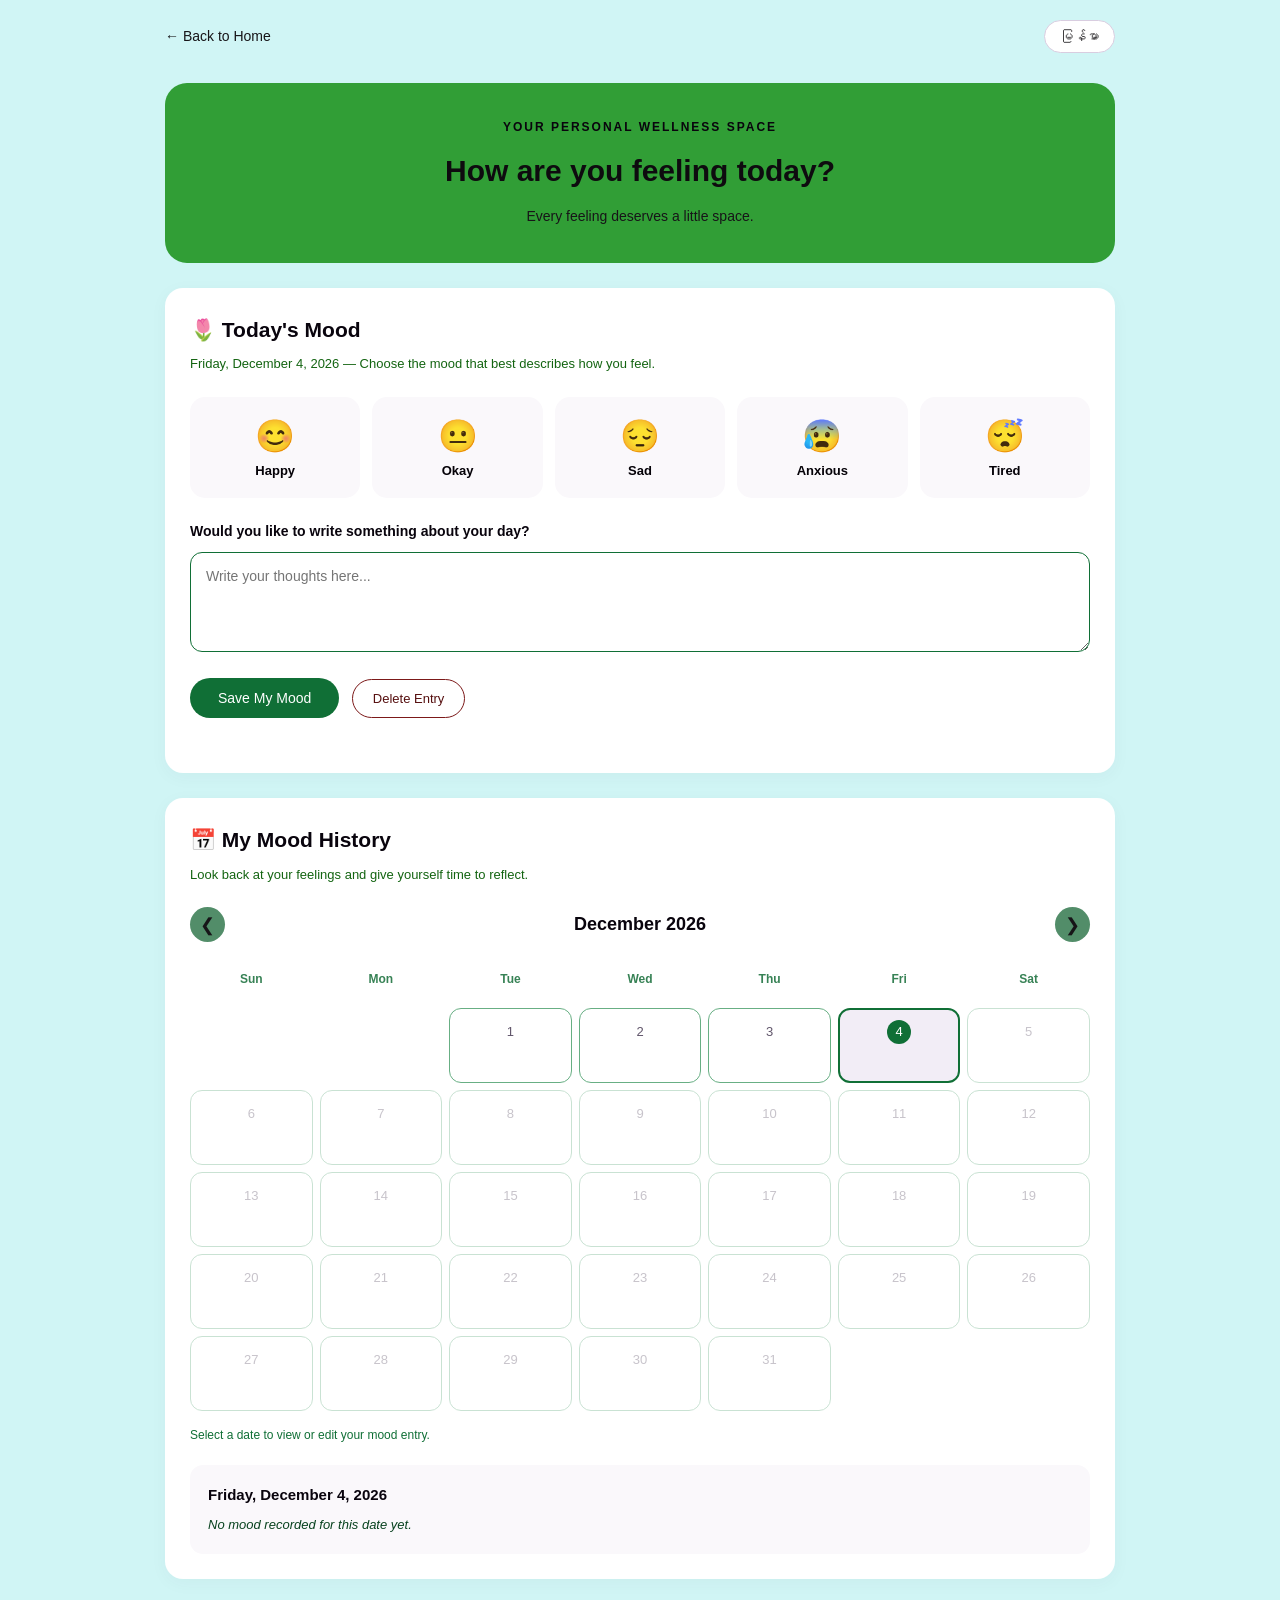
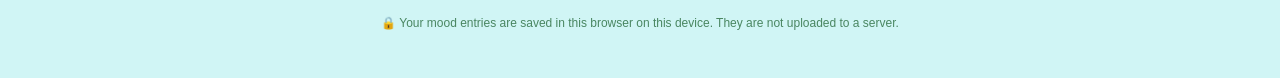
<file: moodtracker.html>
<!DOCTYPE html>
<html lang="en">
<head>
    <meta charset="UTF-8">
    <meta name="viewport" content="width=device-width, initial-scale=1.0">
    <title>My Mood Tracker | Mindful Me</title>

    <style>
        * {
            margin: 0;
            padding: 0;
            box-sizing: border-box;
        }

        body {
            font-family: Arial, sans-serif;
            background:#d0f5f5;
            color: #0e0d11;
            line-height: 1.6;
            padding: 20px;
        }

        .container {
            max-width: 950px;
            margin: 0 auto;
        }

        /* Header */
        .top-bar {
            display: flex;
            justify-content: space-between;
            align-items: center;
            margin-bottom: 30px;
            gap: 12px;
        }

        .back-link {
            text-decoration: none;
            color: #171518;
            font-size: 14px;
        }

        .language-button {
            border: 1px solid #d9cde0;
            background: white;
            color: #171518;
            padding: 8px 15px;
            border-radius: 20px;
            cursor: pointer;
        }

        /* Welcome */
        .welcome {
            text-align: center;
            padding: 35px 20px;
            background: #319e36;
            border-radius: 22px;
            margin-bottom: 25px;
        }

        .welcome .eyebrow {
            color: #09040d;
            font-size: 12px;
            letter-spacing: 2px;
            font-weight: bold;
        }

        .welcome h1 {
            color: #0e0b0f;
            font-size: 30px;
            margin: 10px 0;
        }

        .welcome p {
            color: #171518;
            font-size: 14px;
        }

        /* General cards */
        .card {
            background: white;
            border-radius: 18px;
            padding: 25px;
            margin-bottom: 25px;
            box-shadow: 0 4px 18px rgba(70, 50, 80, 0.04);
        }

        .section-title {
            color:  #09040d;
            font-size: 21px;
            margin-bottom: 8px;
        }

        .section-description {
            color: #136411;
            font-size: 13px;
            margin-bottom: 22px;
        }

        /* Mood options */
        .mood-options {
            display: grid;
            grid-template-columns: repeat(5, 1fr);
            gap: 12px;
        }

        .mood-option {
            background: #faf8fb;
            border: 2px solid transparent;
            border-radius: 15px;
            padding: 18px 8px;
            cursor: pointer;
            transition: 0.2s;
            color: #050208;
        }

        .mood-option:hover {
            background: #f2edf6;
            transform: translateY(-3px);
        }

        .mood-option.selected {
            border-color: #106f36;
            background: #f0e9f5;
        }

        .mood-emoji {
            display: block;
            font-size: 32px;
            margin-bottom: 8px;
        }

        .mood-label {
            display: block;
            font-size: 13px;
            font-weight: bold;
        }

        /* Reflection */
        .reflection-label {
            display: block;
            color:  #09040d;
            font-size: 14px;
            margin: 22px 0 10px;
            font-weight: bold;
        }

        #moodNote {
            width: 100%;
            min-height: 100px;
            resize: vertical;
            padding: 15px;
            border: 1px solid #106f36;
            border-radius: 12px;
            outline: none;
            font-family: inherit;
            font-size: 14px;
            color: #484252;
        }

        #moodNote:focus {
            border-color: #106f36;
        }

        .save-button {
            background:#106f36;
            color: white;
            border: none;
            border-radius: 25px;
            padding: 12px 28px;
            cursor: pointer;
            margin-top: 18px;
            font-size: 14px;
        }

        .save-button:hover {
            background: #106f36;
        }

        .delete-button {
            background: transparent;
            border: 1px solid #7c1919;
            color: #560f0f;
            border-radius: 25px;
            padding: 11px 20px;
            cursor: pointer;
            margin-top: 18px;
            margin-left: 8px;
            font-size: 13px;
        }

        .delete-button:hover {
            background: #fff3f3;
        }

        .save-message {
            color:#106f36;
            font-size: 12px;
            margin-top: 12px;
            min-height: 18px;
        }

        /* Calendar */
        .calendar-header {
            display: flex;
            align-items: center;
            justify-content: space-between;
            margin-bottom: 20px;
            gap: 10px;
        }

        .calendar-header h3 {
            color:  #09040d;
            font-size: 18px;
        }

        .month-button {
            border: none;
            background: #528d69;
            color: #171518;
            border-radius: 50%;
            width: 35px;
            height: 35px;
            cursor: pointer;
            font-size: 18px;
        }

        .month-button:hover {
            background: #e5dbea;
        }

        .calendar-weekdays,
        .calendar-days {
            display: grid;
            grid-template-columns: repeat(7, 1fr);
            gap: 7px;
            text-align: center;
        }

        .calendar-weekdays {
            margin-bottom: 10px;
        }

        .calendar-weekdays div {
            color: #378255;
            font-size: 12px;
            font-weight: bold;
            padding: 8px 0;
        }

        .calendar-day {
            min-height: 75px;
            border: 1px solid #68af84;
            border-radius: 12px;
            background: #fff;
            cursor: pointer;
            padding: 7px 2px;
            display: flex;
            flex-direction: column;
            align-items: center;
            justify-content: center;
            gap: 3px;
            color: #62576c;
        }

        .calendar-day:hover:not(:disabled) {
            background: #f5f0f7;
        }

        .calendar-day.selected {
            border: 2px solid #106f36;
            background: #f2edf6;
        }

        .calendar-day.today .day-number {
            background: #106f36;
            color: white;
            border-radius: 50%;
            width: 24px;
            height: 24px;
            display: inline-flex;
            justify-content: center;
            align-items: center;
        }

        .calendar-day:disabled {
            cursor: default;
            opacity: 0.35;
        }

        .day-number {
            font-size: 13px;
        }

        .day-mood {
            font-size: 20px;
            min-height: 24px;
        }

        .calendar-hint {
            color: #106f36;
            font-size: 12px;
            margin-top: 15px;
        }

        /* Selected date details */
        .history-details {
            margin-top: 20px;
            background: #faf8fb;
            border-radius: 13px;
            padding: 18px;
        }

        .history-details h3 {
            color:  #09040d;
            font-size: 15px;
            margin-bottom: 8px;
        }

        .history-details p {
            font-size: 13px;
            color: #0a391c;
            white-space: pre-wrap;
        }

        .empty-history {
            color:#08421f !important;
            font-style: italic;
        }

        /* Privacy note */
        .privacy-note {
            text-align: center;
            color: #498661;
            font-size: 12px;
            padding: 10px 15px 25px;
        }

        @media (max-width: 600px) {
            body {
                padding: 12px;
            }

            .welcome h1 {
                font-size: 24px;
            }

            .card {
                padding: 18px;
            }

            .mood-options {
                grid-template-columns: repeat(3, 1fr);
            }

            .calendar-weekdays,
            .calendar-days {
                gap: 4px;
            }

            .calendar-day {
                min-height: 58px;
                border-radius: 8px;
            }

            .day-mood {
                font-size: 17px;
            }

            .calendar-weekdays div {
                font-size: 10px;
            }

            .delete-button {
                margin-left: 0;
            }
        }
    </style>
</head>

<body>

<div class="container">

    <!-- Header -->
    <div class="top-bar">
        <a href="index.html" class="back-link" data-en="← Back to Home" data-my="← ပင်မစာမျက်နှာသို့">
            ← Back to Home
        </a>

        <button class="language-button" id="languageToggle">
            မြန်မာ
        </button>
    </div>

    <!-- Welcome -->
    <section class="welcome">
        <p class="eyebrow" data-en="YOUR PERSONAL WELLNESS SPACE" data-my="သင့်ရဲ့ ကိုယ်ပိုင်စိတ်ကျန်းမာရေးနေရာ">
            YOUR PERSONAL WELLNESS SPACE
        </p>

        <h1 data-en="How are you feeling today?" data-my="ဒီနေ့ ဘယ်လိုခံစားနေရလဲ။">
            How are you feeling today?
        </h1>

        <p data-en="Every feeling deserves a little space." data-my="ခံစားချက်တိုင်းအတွက် နေရာလေးတစ်ခု ရှိသင့်ပါတယ်။">
            Every feeling deserves a little space.
        </p>
    </section>

    <!-- Daily Mood Tracker -->
    <section class="card">

        <h2 class="section-title" data-en="🌷 Today's Mood" data-my="🌷 ဒီနေ့ရဲ့ ခံစားချက်">
            🌷 Today's Mood
        </h2>

        <p class="section-description" id="selectedDateText">
            Choose the mood that best describes how you feel.
        </p>

        <div class="mood-options">

            <button class="mood-option" data-mood="happy" type="button">
                <span class="mood-emoji">😊</span>
                <span class="mood-label" data-en="Happy" data-my="ပျော်ရွှင်">Happy</span>
            </button>

            <button class="mood-option" data-mood="okay" type="button">
                <span class="mood-emoji">😐</span>
                <span class="mood-label" data-en="Okay" data-my="ပုံမှန်">Okay</span>
            </button>

            <button class="mood-option" data-mood="sad" type="button">
                <span class="mood-emoji">😔</span>
                <span class="mood-label" data-en="Sad" data-my="ဝမ်းနည်း">Sad</span>
            </button>

            <button class="mood-option" data-mood="anxious" type="button">
                <span class="mood-emoji">😰</span>
                <span class="mood-label" data-en="Anxious" data-my="စိုးရိမ်">Anxious</span>
            </button>

            <button class="mood-option" data-mood="tired" type="button">
                <span class="mood-emoji">😴</span>
                <span class="mood-label" data-en="Tired" data-my="ပင်ပန်း">Tired</span>
            </button>

        </div>

        <label class="reflection-label" for="moodNote"
            data-en="Would you like to write something about your day?"
            data-my="ဒီနေ့အကြောင်း တစ်ခုခု ရေးချင်ပါသလား။">
            Would you like to write something about your day?
        </label>

        <textarea
            id="moodNote"
            placeholder="Write your thoughts here..."
            data-placeholder-en="Write your thoughts here..."
            data-placeholder-my="သင့်ရဲ့ အတွေးတွေကို ဒီမှာ ရေးနိုင်ပါတယ်..."
        ></textarea>

        <div>
            <button class="save-button" id="saveMood"
                data-en="Save My Mood" data-my="ခံစားချက်ကို သိမ်းမယ်">
                Save My Mood
            </button>

            <button class="delete-button" id="deleteMood"
                data-en="Delete Entry" data-my="မှတ်တမ်းဖျက်မယ်">
                Delete Entry
            </button>
        </div>

        <p class="save-message" id="saveMessage" aria-live="polite"></p>

    </section>

    <!-- Mood History Calendar -->
    <section class="card">

        <h2 class="section-title" data-en="📅 My Mood History" data-my="📅 ခံစားချက်မှတ်တမ်း">
            📅 My Mood History
        </h2>

        <p class="section-description"
            data-en="Look back at your feelings and give yourself time to reflect."
            data-my="အရင်နေ့တွေက ခံစားချက်တွေကို ပြန်လည်ကြည့်ရှုပြီး ကိုယ့်ကိုယ်ကို အချိန်ပေးပါ။">
            Look back at your feelings and give yourself time to reflect.
        </p>

        <div class="calendar-header">

            <button class="month-button" id="previousMonth" aria-label="Previous month">
                &#10094;
            </button>

            <h3 id="monthYear"></h3>

            <button class="month-button" id="nextMonth" aria-label="Next month">
                &#10095;
            </button>

        </div>

        <div class="calendar-weekdays" id="weekdays"></div>

        <div class="calendar-days" id="calendarDays"></div>

        <p class="calendar-hint"
            data-en="Select a date to view or edit your mood entry."
            data-my="နေ့စွဲတစ်ခုကို ရွေးပြီး ခံစားချက်မှတ်တမ်းကို ကြည့်ရှု သို့မဟုတ် ပြင်ဆင်နိုင်ပါတယ်။">
            Select a date to view or edit your mood entry.
        </p>

        <div class="history-details">

            <h3 id="historyDate">Select a date</h3>

            <p id="historyMood" class="empty-history">
                No mood recorded for this date yet.
            </p>

            <p id="historyNote"></p>

        </div>

    </section>

    <p class="privacy-note"
        data-en="🔒 Your mood entries are saved in this browser on this device. They are not uploaded to a server."
        data-my="🔒 သင့်ခံစားချက်မှတ်တမ်းများကို ဒီစက်ရဲ့ browser ထဲမှာသာ သိမ်းဆည်းထားပါတယ်။ Server ပေါ်သို့ ပို့ဆောင်ထားခြင်း မရှိပါ။">
        🔒 Your mood entries are saved in this browser on this device. They are not uploaded to a server.
    </p>

</div>

<script>
document.addEventListener("DOMContentLoaded", function () {

    // -----------------------------
    // BASIC SETTINGS
    // -----------------------------

    const STORAGE_KEY = "mindfulMeMoodHistory";

    const moods = {
        happy: {
            emoji: "😊",
            en: "Happy",
            my: "ပျော်ရွှင်"
        },
        okay: {
            emoji: "😐",
            en: "Okay",
            my: "ပုံမှန်"
        },
        sad: {
            emoji: "😔",
            en: "Sad",
            my: "ဝမ်းနည်း"
        },
        anxious: {
            emoji: "😰",
            en: "Anxious",
            my: "စိုးရိမ်"
        },
        tired: {
            emoji: "😴",
            en: "Tired",
            my: "ပင်ပန်း"
        }
    };

    const translations = {
        en: {
            chooseMood: "Choose the mood that best describes how you feel.",
            selectedDate: "Selected date: ",
            saved: "Your mood has been saved. 💜",
            deleted: "Your entry has been deleted.",
            selectMood: "Please choose a mood before saving.",
            noEntry: "No mood recorded for this date yet.",
            selectDate: "Select a date",
            confirmDelete: "Delete this mood entry?",
            noMood: "No mood selected",
            note: "Your note: ",
            days: ["Sun", "Mon", "Tue", "Wed", "Thu", "Fri", "Sat"],
            months: [
                "January", "February", "March", "April",
                "May", "June", "July", "August",
                "September", "October", "November", "December"
            ]
        },
        my: {
            chooseMood: "သင့်ခံစားချက်နဲ့ အကိုက်ညီဆုံးကို ရွေးချယ်ပါ။",
            selectedDate: "ရွေးထားသောနေ့စွဲ: ",
            saved: "သင့်ခံစားချက်ကို သိမ်းဆည်းပြီးပါပြီ။ 💜",
            deleted: "မှတ်တမ်းကို ဖျက်ပြီးပါပြီ။",
            selectMood: "မသိမ်းခင် ခံစားချက်တစ်ခုကို ရွေးချယ်ပေးပါ။",
            noEntry: "ဒီနေ့အတွက် ခံစားချက်မှတ်တမ်း မရှိသေးပါ။",
            selectDate: "နေ့စွဲတစ်ခုကို ရွေးချယ်ပါ",
            confirmDelete: "ဒီခံစားချက်မှတ်တမ်းကို ဖျက်မှာ သေချာပါသလား။",
            noMood: "ခံစားချက် မရွေးချယ်ရသေးပါ",
            note: "မှတ်ချက်: ",
            days: ["တနင်္ဂနွေ", "တနင်္လာ", "အင်္ဂါ", "ဗုဒ္ဓဟူး", "ကြာသပတေး", "သောကြာ", "စနေ"],
            months: [
                "ဇန်နဝါရီ", "ဖေဖော်ဝါရီ", "မတ်", "ဧပြီ",
                "မေ", "ဇွန်", "ဇူလိုင်", "ဩဂုတ်",
                "စက်တင်ဘာ", "အောက်တိုဘာ", "နိုဝင်ဘာ", "ဒီဇင်ဘာ"
            ]
        }
    };

    let currentLanguage = "en";
    let selectedMood = null;

    const today = new Date();

    let selectedDate = makeDateKey(today);

    let displayedMonth = new Date(
        today.getFullYear(),
        today.getMonth(),
        1
    );

    let moodHistory = {};

    try {
        moodHistory = JSON.parse(
            localStorage.getItem(STORAGE_KEY) || "{}"
        );

        if (
            !moodHistory ||
            typeof moodHistory !== "object" ||
            Array.isArray(moodHistory)
        ) {
            moodHistory = {};
        }
    } catch (error) {
        moodHistory = {};
    }

    // -----------------------------
    // ELEMENTS
    // -----------------------------

    const moodButtons = document.querySelectorAll(".mood-option");
    const moodNote = document.getElementById("moodNote");
    const saveButton = document.getElementById("saveMood");
    const deleteButton = document.getElementById("deleteMood");
    const saveMessage = document.getElementById("saveMessage");

    const monthYear = document.getElementById("monthYear");
    const calendarDays = document.getElementById("calendarDays");
    const weekdays = document.getElementById("weekdays");

    const historyDate = document.getElementById("historyDate");
    const historyMood = document.getElementById("historyMood");
    const historyNote = document.getElementById("historyNote");

    // -----------------------------
    // DATE FUNCTIONS
    // -----------------------------

    function makeDateKey(date) {
        const year = date.getFullYear();
        const month = String(date.getMonth() + 1).padStart(2, "0");
        const day = String(date.getDate()).padStart(2, "0");

        return `${year}-${month}-${day}`;
    }

    function parseDateKey(key) {
        const [year, month, day] = key.split("-").map(Number);
        return new Date(year, month - 1, day);
    }

    function formatDate(date) {
        return date.toLocaleDateString(
            currentLanguage === "my" ? "my-MM" : "en-US",
            {
                weekday: "long",
                year: "numeric",
                month: "long",
                day: "numeric"
            }
        );
    }

    function isFutureDate(key) {
        return key > makeDateKey(today);
    }

    // -----------------------------
    // SAVE DATA
    // -----------------------------

    function saveToStorage() {
        try {
            localStorage.setItem(
                STORAGE_KEY,
                JSON.stringify(moodHistory)
            );
            return true;
        } catch (error) {
            saveMessage.textContent =
                "Unable to save. Your browser storage may be full or unavailable.";
            return false;
        }
    }

    // -----------------------------
    // MOOD SELECTION
    // -----------------------------

    moodButtons.forEach(button => {

        button.addEventListener("click", function () {

            selectedMood = this.dataset.mood;

            moodButtons.forEach(item => {
                item.classList.remove("selected");
            });

            this.classList.add("selected");

            saveMessage.textContent = "";
        });

    });

    // -----------------------------
    // LOAD SELECTED DATE
    // -----------------------------

    function loadSelectedDate() {

        const entry = moodHistory[selectedDate];

        selectedMood = entry ? entry.mood : null;

        moodButtons.forEach(button => {

            button.classList.toggle(
                "selected",
                button.dataset.mood === selectedMood
            );

            button.disabled = isFutureDate(selectedDate);

        });

        moodNote.value = entry ? (entry.note || "") : "";

        document.getElementById("selectedDateText").textContent =
            formatDate(parseDateKey(selectedDate)) +
            " — " +
            translations[currentLanguage].chooseMood;

        saveMessage.textContent = "";

        renderHistoryDetails();
    }

    // -----------------------------
    // SAVE MOOD
    // -----------------------------

    saveButton.addEventListener("click", function () {

        if (isFutureDate(selectedDate)) {
            return;
        }

        if (!selectedMood) {
            saveMessage.textContent =
                translations[currentLanguage].selectMood;
            return;
        }

        moodHistory[selectedDate] = {
            mood: selectedMood,
            note: moodNote.value.trim()
        };

        if (saveToStorage()) {
            saveMessage.textContent =
                translations[currentLanguage].saved;
        }

        renderCalendar();
        renderHistoryDetails();

    });

    // -----------------------------
    // DELETE MOOD
    // -----------------------------

    deleteButton.addEventListener("click", function () {

        if (!moodHistory[selectedDate]) {
            return;
        }

        if (
            confirm(translations[currentLanguage].confirmDelete)
        ) {

            delete moodHistory[selectedDate];

            saveToStorage();

            selectedMood = null;
            moodNote.value = "";

            moodButtons.forEach(button => {
                button.classList.remove("selected");
            });

            saveMessage.textContent =
                translations[currentLanguage].deleted;

            renderCalendar();
            renderHistoryDetails();

        }

    });

    // -----------------------------
    // CALENDAR
    // -----------------------------

    function renderCalendar() {

        const year = displayedMonth.getFullYear();
        const month = displayedMonth.getMonth();

        monthYear.textContent =
            translations[currentLanguage].months[month] +
            " " +
            year;

        weekdays.innerHTML = "";

        translations[currentLanguage].days.forEach(day => {

            const dayElement = document.createElement("div");
            dayElement.textContent = day;

            weekdays.appendChild(dayElement);

        });

        calendarDays.innerHTML = "";

        const firstDay = new Date(year, month, 1).getDay();

        const daysInMonth = new Date(year, month + 1, 0).getDate();

        // Empty spaces before the first day
        for (let i = 0; i < firstDay; i++) {

            const empty = document.createElement("div");
            calendarDays.appendChild(empty);

        }

        // Calendar dates
        for (let day = 1; day <= daysInMonth; day++) {

            const date = new Date(year, month, day);
            const dateKey = makeDateKey(date);

            const entry = moodHistory[dateKey];

            const button = document.createElement("button");

            button.type = "button";
            button.className = "calendar-day";

            if (dateKey === makeDateKey(today)) {
                button.classList.add("today");
            }

            if (dateKey === selectedDate) {
                button.classList.add("selected");
            }

            button.disabled = isFutureDate(dateKey);

            const number = document.createElement("span");
            number.className = "day-number";
            number.textContent = day;

            const emoji = document.createElement("span");
            emoji.className = "day-mood";

            if (entry && moods[entry.mood]) {
                emoji.textContent = moods[entry.mood].emoji;
                button.title = moods[entry.mood][currentLanguage];
            } else {
                emoji.textContent = "";
            }

            button.appendChild(number);
            button.appendChild(emoji);

            button.addEventListener("click", function () {

                selectedDate = dateKey;

                loadSelectedDate();
                renderCalendar();

            });

            calendarDays.appendChild(button);

        }

    }

    // -----------------------------
    // HISTORY DETAILS
    // -----------------------------

    function renderHistoryDetails() {

        const entry = moodHistory[selectedDate];

        historyDate.textContent =
            formatDate(parseDateKey(selectedDate));

        historyNote.textContent = "";

        if (!entry || !moods[entry.mood]) {

            historyMood.textContent =
                translations[currentLanguage].noEntry;

            historyMood.classList.add("empty-history");

            return;

        }

        historyMood.classList.remove("empty-history");

        historyMood.textContent =
            moods[entry.mood].emoji +
            " " +
            moods[entry.mood][currentLanguage];

        if (entry.note) {
            historyNote.textContent =
                translations[currentLanguage].note +
                entry.note;
        }

    }

    // -----------------------------
    // MONTH NAVIGATION
    // -----------------------------

    document.getElementById("previousMonth").addEventListener(
        "click",
        function () {

            displayedMonth.setMonth(
                displayedMonth.getMonth() - 1
            );

            renderCalendar();

        }
    );

    document.getElementById("nextMonth").addEventListener(
        "click",
        function () {

            const nextMonth = new Date(
                displayedMonth.getFullYear(),
                displayedMonth.getMonth() + 1,
                1
            );

            const currentMonth = new Date(
                today.getFullYear(),
                today.getMonth(),
                1
            );

            if (nextMonth <= currentMonth) {
                displayedMonth = nextMonth;
                renderCalendar();
            }

        }
    );

    // -----------------------------
    // LANGUAGE TOGGLE
    // -----------------------------

    const languageToggle =
        document.getElementById("languageToggle");

    function updateLanguage() {

        document.documentElement.lang = currentLanguage;

        document.querySelectorAll("[data-en]").forEach(element => {

            element.textContent =
                element.dataset[currentLanguage];

        });

        moodNote.placeholder =
            moodNote.dataset["placeholder" + (
                currentLanguage === "en" ? "En" : "My"
            )];

        languageToggle.textContent =
            currentLanguage === "en" ? "မြန်မာ" : "English";

        loadSelectedDate();
        renderCalendar();

    }

    languageToggle.addEventListener("click", function () {

        currentLanguage =
            currentLanguage === "en" ? "my" : "en";

        updateLanguage();

    });

    // -----------------------------
    // INITIAL DISPLAY
    // -----------------------------

    updateLanguage();

});
</script>

</body>
</html>
</file>
